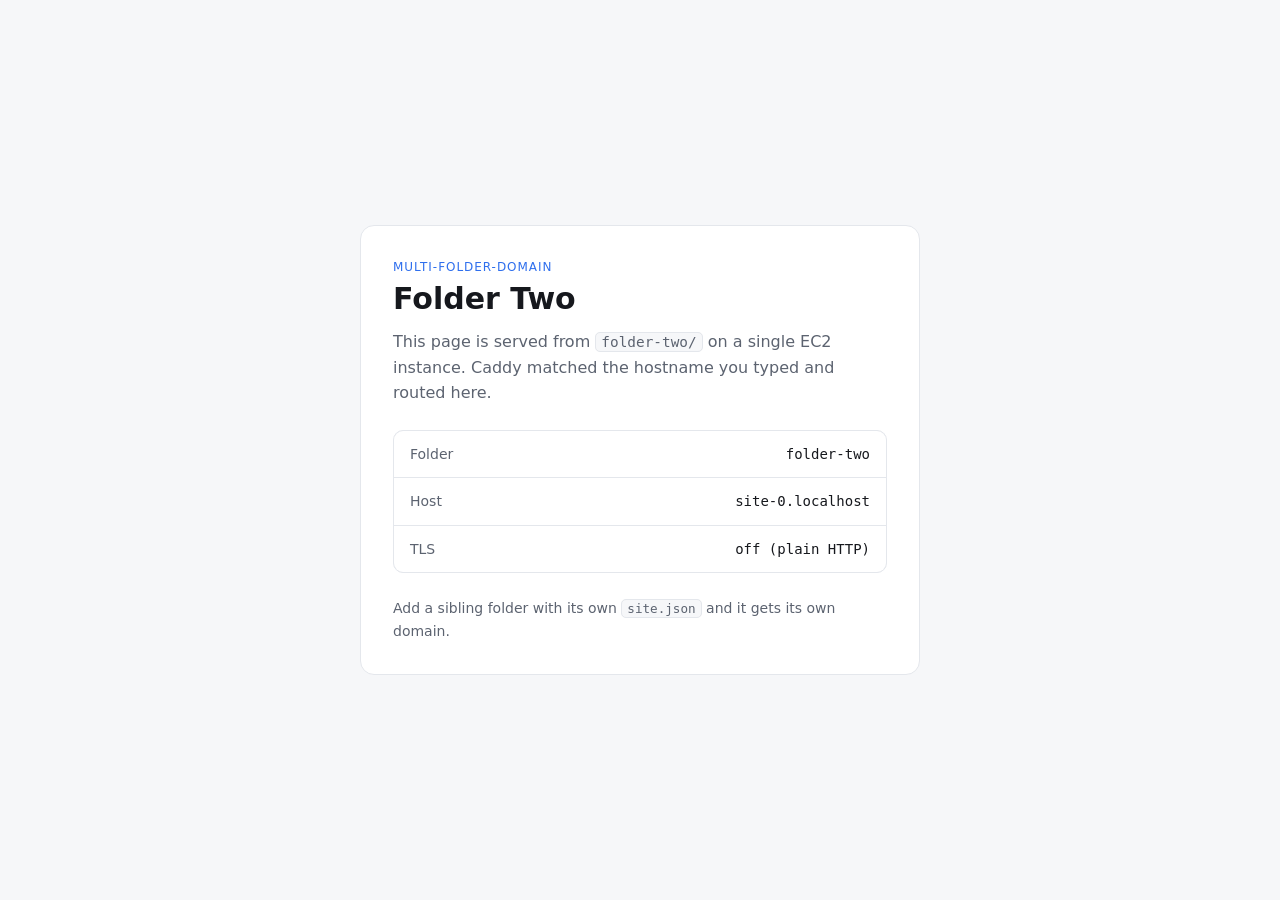
<file: folder-two/index.html>
<!doctype html>
<html lang="en">
<head>
  <meta charset="utf-8">
  <meta name="viewport" content="width=device-width, initial-scale=1">
  <title>Folder Two</title>
  <link rel="stylesheet" href="index.css">
</head>
<body>
  <main class="card">
    <p class="eyebrow">multi-folder-domain</p>
    <h1>Folder Two</h1>
    <p class="lede">
      This page is served from <code>folder-two/</code> on a single EC2
      instance. Caddy matched the hostname you typed and routed here.
    </p>

    <dl class="facts">
      <div><dt>Folder</dt><dd>folder-two</dd></div>
      <div><dt>Host</dt><dd id="host">—</dd></div>
      <div><dt>TLS</dt><dd id="tls">—</dd></div>
    </dl>

    <p class="foot">Add a sibling folder with its own <code>site.json</code> and it gets its own domain.</p>
  </main>
  <script src="script.js"></script>
</body>
</html>
</file>
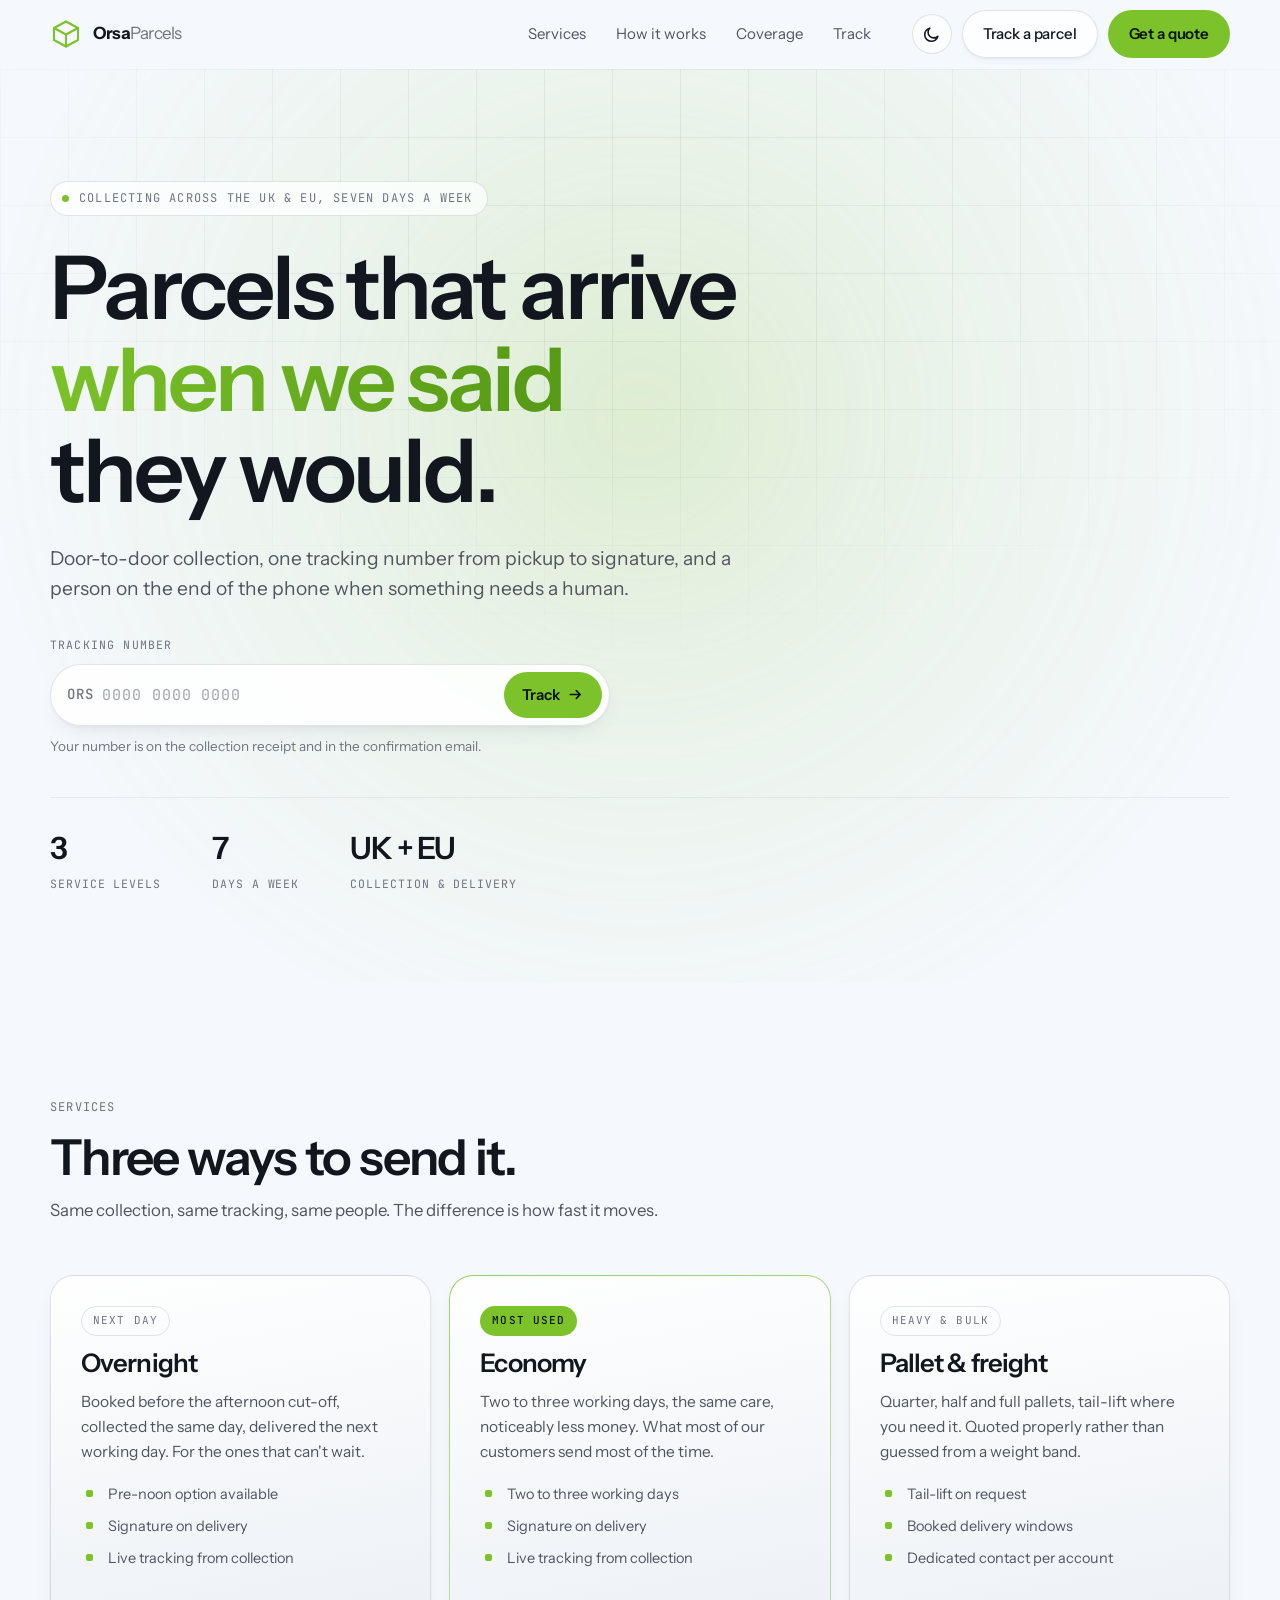
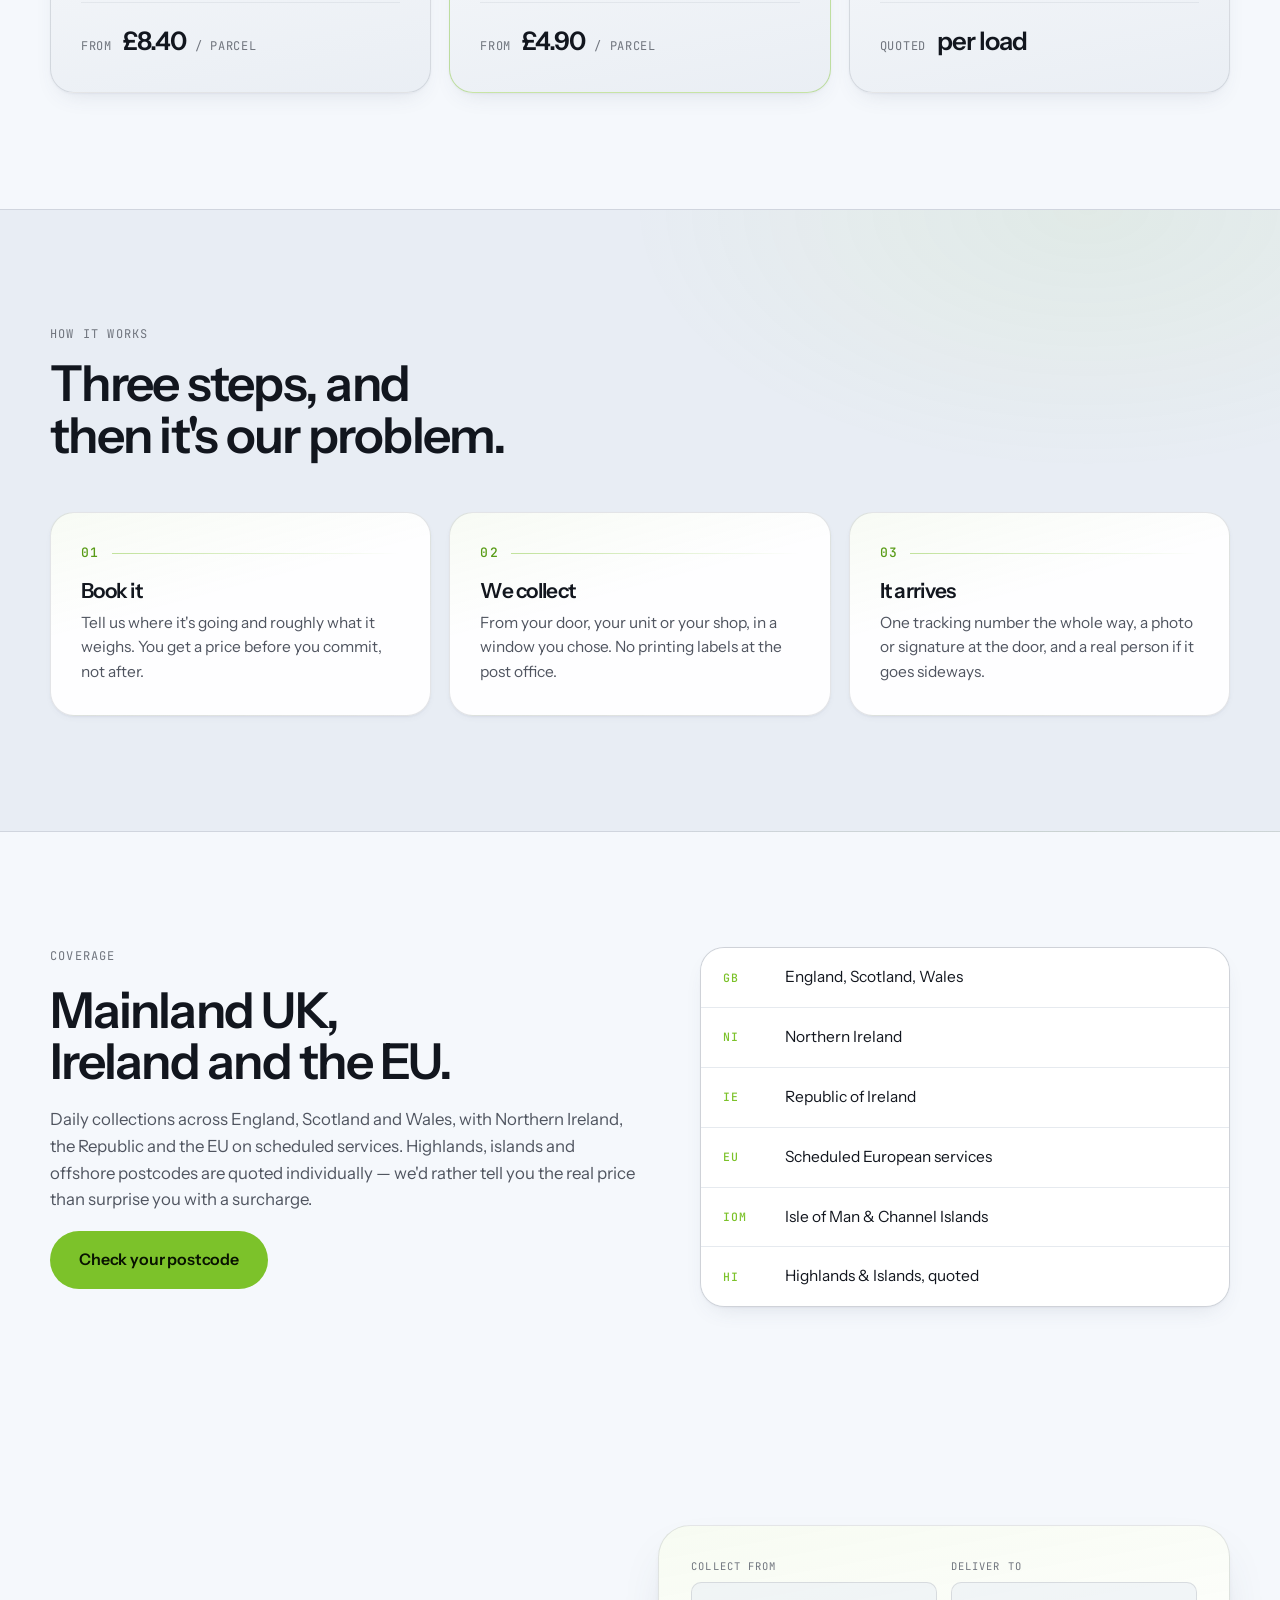
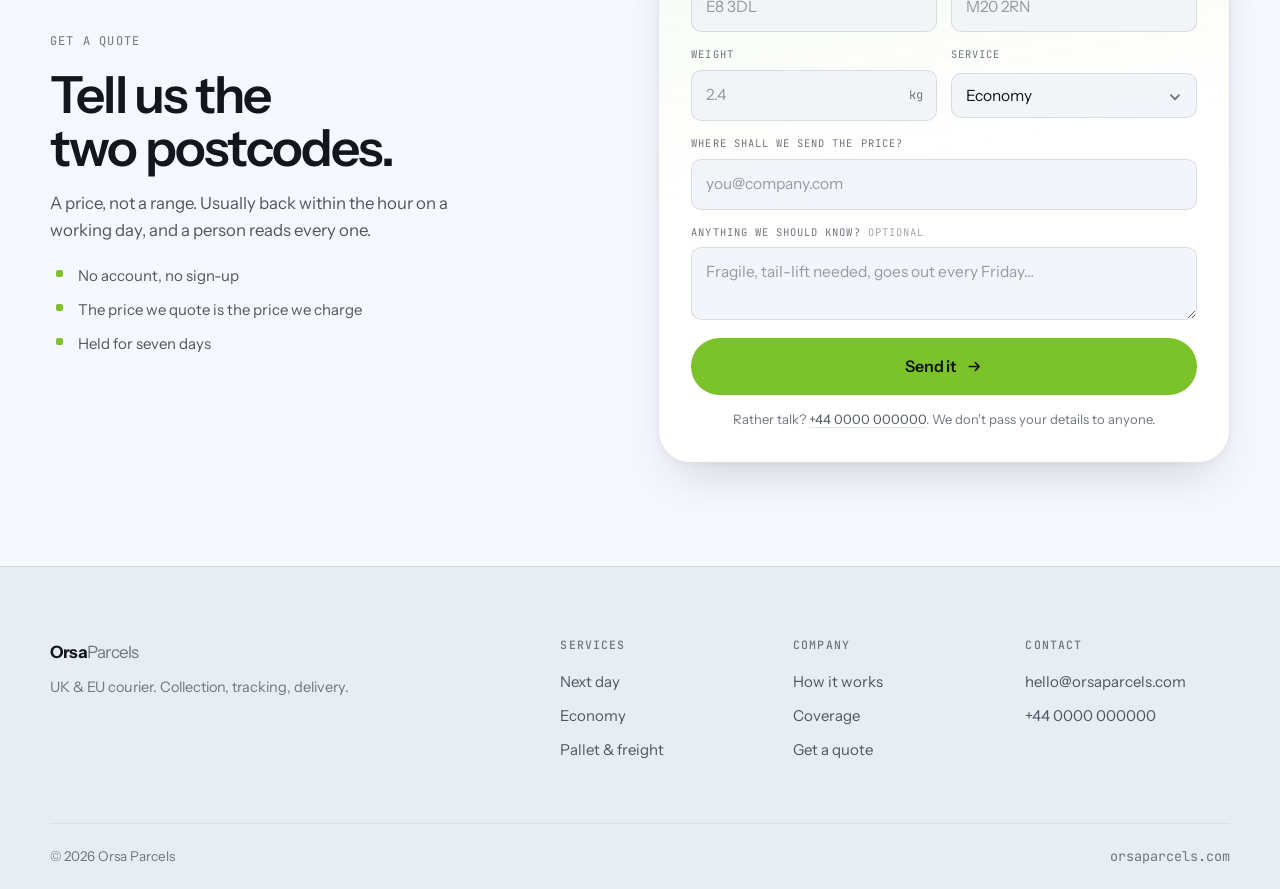
<file: orsa-parcels/index.html>
<!doctype html>
<html lang="en">
  <head>
    <meta charset="utf-8" />
    <meta name="viewport" content="width=device-width, initial-scale=1" />
    <title>Orsa Parcels — UK &amp; EU courier</title>
    <meta
      name="description"
      content="Collection from your door, tracked the whole way, delivered when we said it would be. Next day, economy and pallet freight across the UK and EU."
    />
    <meta name="theme-color" content="#0b0d10" id="themecolor" />

    <link rel="preconnect" href="https://fonts.googleapis.com" />
    <link rel="preconnect" href="https://fonts.gstatic.com" crossorigin />
    <link
      href="https://fonts.googleapis.com/css2?family=Instrument+Sans:ital,wght@0,400..700;1,400..700&family=JetBrains+Mono:wght@400;500&display=swap"
      rel="stylesheet"
    />
    <link rel="stylesheet" href="index.css" />

    <!-- Runs before the first paint so a chosen theme never flashes the other one. -->
    <script>
      try {
        var t = localStorage.getItem("orsa-theme");
        if (t === "light" || t === "dark")
          document.documentElement.dataset.theme = t;
      } catch (e) {}
    </script>
  </head>

  <body>
    <a class="skip" href="#main">Skip to content</a>

    <header class="nav" id="top">
      <div class="shell nav__inner">
        <a class="brand" href="#top" aria-label="Orsa Parcels, home">
          <span class="brand__mark" aria-hidden="true">
            <svg
              viewBox="0 0 32 32"
              fill="none"
              stroke="currentColor"
              stroke-width="2.1"
              stroke-linejoin="round"
              stroke-linecap="round"
            >
              <path d="M16 3.5 28 10v12L16 28.5 4 22V10z" />
              <path d="M4 10l12 6.5L28 10M16 16.5V28.5" />
            </svg>
          </span>
          <span class="brand__word"
            >Orsa<span class="brand__thin">Parcels</span></span
          >
        </a>

        <nav class="nav__links" aria-label="Primary">
          <a href="#services">Services</a>
          <a href="#how">How it works</a>
          <a href="#coverage">Coverage</a>
          <a href="#track">Track</a>
        </nav>

        <div class="nav__actions">
          <button
            class="theme"
            id="theme"
            type="button"
            aria-label="Switch to light mode"
          >
            <span class="theme__icons" aria-hidden="true">
              <svg
                class="theme__sun"
                viewBox="0 0 24 24"
                fill="none"
                stroke="currentColor"
                stroke-width="2"
                stroke-linecap="round"
              >
                <circle cx="12" cy="12" r="4.4" />
                <path
                  d="M12 2.6v2.2M12 19.2v2.2M21.4 12h-2.2M4.8 12H2.6M18.6 5.4l-1.6 1.6M7 17l-1.6 1.6M18.6 18.6 17 17M7 7 5.4 5.4"
                />
              </svg>
              <svg
                class="theme__moon"
                viewBox="0 0 24 24"
                fill="none"
                stroke="currentColor"
                stroke-width="2"
                stroke-linejoin="round"
                stroke-linecap="round"
              >
                <path
                  d="M20 14.2A8.4 8.4 0 1 1 9.8 4a6.8 6.8 0 0 0 10.2 10.2z"
                />
              </svg>
            </span>
          </button>

          <a class="btn btn--ghost" href="#track">Track a parcel</a>
          <a class="btn btn--solid" href="#quote">Get a quote</a>
        </div>
      </div>
    </header>

    <main id="main">
      <!-- ─────────────────────────  HERO  ───────────────────────── -->
      <section class="hero">
        <div class="hero__glow" aria-hidden="true"></div>
        <div class="hero__grid" aria-hidden="true"></div>

        <div class="shell hero__inner">
          <p class="eyebrow">
            <span class="dot"></span> Collecting across the UK &amp; EU, seven
            days a week
          </p>

          <h1 class="hero__title">
            Parcels that arrive
            <span class="hero__accent">when we said</span>
            they would.
          </h1>

          <p class="hero__lede">
            Door-to-door collection, one tracking number from pickup to
            signature, and a person on the end of the phone when something needs
            a human.
          </p>

          <!-- Submits to the tracking screen in this same site: /tracking/ -->
          <form
            class="track"
            id="track"
            action="/tracking/"
            method="get"
            novalidate
          >
            <label class="track__label" for="trackno">Tracking number</label>
            <div class="track__field">
              <span class="track__prefix" aria-hidden="true">ORS</span>
              <input
                class="track__input"
                id="trackno"
                name="n"
                type="text"
                inputmode="numeric"
                autocomplete="off"
                spellcheck="false"
                placeholder="0000 0000 0000"
                aria-describedby="trackhint"
              />
              <button class="track__go" type="submit">
                Track
                <svg
                  viewBox="0 0 20 20"
                  fill="none"
                  stroke="currentColor"
                  stroke-width="2"
                  stroke-linecap="round"
                  stroke-linejoin="round"
                  aria-hidden="true"
                >
                  <path d="M4 10h11M11 5.5 15.5 10 11 14.5" />
                </svg>
              </button>
            </div>
            <p class="track__hint" id="trackhint">
              Your number is on the collection receipt and in the confirmation
              email.
            </p>
          </form>

          <ul class="hero__facts">
            <li><strong>3</strong><span>service levels</span></li>
            <li><strong>7</strong><span>days a week</span></li>
            <li>
              <strong>UK&nbsp;+&nbsp;EU</strong
              ><span>collection &amp; delivery</span>
            </li>
          </ul>
        </div>
      </section>

      <!-- ─────────────────────────  SERVICES  ───────────────────────── -->
      <section class="section" id="services">
        <div class="shell">
          <header class="section__head">
            <p class="kicker">Services</p>
            <h2 class="section__title">Three ways to send it.</h2>
            <p class="section__lede">
              Same collection, same tracking, same people. The difference is how
              fast it moves.
            </p>
          </header>

          <div class="cards">
            <article class="card">
              <p class="card__tag">Next day</p>
              <h3 class="card__title">Overnight</h3>
              <p class="card__body">
                Booked before the afternoon cut-off, collected the same day,
                delivered the next working day. For the ones that can't wait.
              </p>
              <ul class="card__list">
                <li>Pre-noon option available</li>
                <li>Signature on delivery</li>
                <li>Live tracking from collection</li>
              </ul>
              <p class="card__price">
                <span>from</span> £8.40 <small>/ parcel</small>
              </p>
            </article>

            <article class="card card--feature">
              <p class="card__tag">Most used</p>
              <h3 class="card__title">Economy</h3>
              <p class="card__body">
                Two to three working days, the same care, noticeably less money.
                What most of our customers send most of the time.
              </p>
              <ul class="card__list">
                <li>Two to three working days</li>
                <li>Signature on delivery</li>
                <li>Live tracking from collection</li>
              </ul>
              <p class="card__price">
                <span>from</span> £4.90 <small>/ parcel</small>
              </p>
            </article>

            <article class="card">
              <p class="card__tag">Heavy &amp; bulk</p>
              <h3 class="card__title">Pallet &amp; freight</h3>
              <p class="card__body">
                Quarter, half and full pallets, tail-lift where you need it.
                Quoted properly rather than guessed from a weight band.
              </p>
              <ul class="card__list">
                <li>Tail-lift on request</li>
                <li>Booked delivery windows</li>
                <li>Dedicated contact per account</li>
              </ul>
              <p class="card__price"><span>quoted</span> per load</p>
            </article>
          </div>
          <!-- Replace the prices above with your real rate card. -->
        </div>
      </section>

      <!-- ─────────────────────────  HOW IT WORKS  ───────────────────────── -->
      <section class="section section--alt" id="how">
        <div class="shell">
          <header class="section__head">
            <p class="kicker">How it works</p>
            <h2 class="section__title">
              Three steps, and then it's our problem.
            </h2>
          </header>

          <ol class="steps">
            <li class="step">
              <p class="step__no">01</p>
              <h3 class="step__title">Book it</h3>
              <p class="step__body">
                Tell us where it's going and roughly what it weighs. You get a
                price before you commit, not after.
              </p>
            </li>
            <li class="step">
              <p class="step__no">02</p>
              <h3 class="step__title">We collect</h3>
              <p class="step__body">
                From your door, your unit or your shop, in a window you chose.
                No printing labels at the post office.
              </p>
            </li>
            <li class="step">
              <p class="step__no">03</p>
              <h3 class="step__title">It arrives</h3>
              <p class="step__body">
                One tracking number the whole way, a photo or signature at the
                door, and a real person if it goes sideways.
              </p>
            </li>
          </ol>
        </div>
      </section>

      <!-- ─────────────────────────  COVERAGE  ───────────────────────── -->
      <section class="section" id="coverage">
        <div class="shell coverage">
          <div class="coverage__copy">
            <p class="kicker">Coverage</p>
            <h2 class="section__title">Mainland UK, Ireland and the EU.</h2>
            <p class="section__lede">
              Daily collections across England, Scotland and Wales, with
              Northern Ireland, the Republic and the EU on scheduled services.
              Highlands, islands and offshore postcodes are quoted individually
              — we'd rather tell you the real price than surprise you with a
              surcharge.
            </p>
            <a class="btn btn--solid btn--lg" href="#quote"
              >Check your postcode</a
            >
          </div>

          <ul class="coverage__list">
            <li><span>GB</span> England, Scotland, Wales</li>
            <li><span>NI</span> Northern Ireland</li>
            <li><span>IE</span> Republic of Ireland</li>
            <li><span>EU</span> Scheduled European services</li>
            <li><span>IOM</span> Isle of Man &amp; Channel Islands</li>
            <li><span>HI</span> Highlands &amp; Islands, quoted</li>
          </ul>
        </div>
      </section>

      <!-- ─────────────────────────  QUOTE FORM  ───────────────────────── -->
      <section class="cta" id="quote">
        <div class="cta__glow" aria-hidden="true"></div>
        <div class="shell cta__inner">
          <div class="cta__copy">
            <p class="kicker">Get a quote</p>
            <h2 class="cta__title">Tell us the two postcodes.</h2>
            <p class="cta__lede">
              A price, not a range. Usually back within the hour on a working
              day, and a person reads every one.
            </p>
            <ul class="cta__points">
              <li>No account, no sign-up</li>
              <li>The price we quote is the price we charge</li>
              <li>Held for seven days</li>
            </ul>
          </div>

          <!-- ────────────────────────────────────────────────────────────
           THE ONE THING TO CHANGE: action="" below.

           The form posts normally, so it works with JavaScript off.
           It needs somewhere to post to. Three honest options:

             1. A form service — Formspree, Basin, Formcarry. Paste the
                endpoint they give you into action=". Nothing else to do.
             2. Your own endpoint, if you add a small API later.
             3. Nothing yet — leave action="" and it posts back to this
                page, which does nothing useful. Don't ship it like that.

           Until you've set it, the form looks finished but goes nowhere.
           ──────────────────────────────────────────────────────────── -->
          <form class="quote" action="" method="post">
            <div class="quote__pair">
              <label class="field">
                <span class="field__label">Collect from</span>
                <input
                  class="field__in"
                  name="from"
                  type="text"
                  required
                  placeholder="E8 3DL"
                  autocomplete="postal-code"
                  spellcheck="false"
                />
              </label>
              <label class="field">
                <span class="field__label">Deliver to</span>
                <input
                  class="field__in"
                  name="to"
                  type="text"
                  required
                  placeholder="M20 2RN"
                  spellcheck="false"
                />
              </label>
            </div>

            <div class="quote__pair">
              <label class="field">
                <span class="field__label">Weight</span>
                <span class="field__unit">
                  <input
                    class="field__in"
                    name="weight"
                    type="number"
                    min="0"
                    step="0.1"
                    required
                    placeholder="2.4"
                    inputmode="decimal"
                  />
                  <span class="field__suffix" aria-hidden="true">kg</span>
                </span>
              </label>
              <label class="field">
                <span class="field__label">Service</span>
                <span class="field__select">
                  <select class="field__in" name="service">
                    <option>Overnight</option>
                    <option selected>Economy</option>
                    <option>Pallet &amp; freight</option>
                    <option>Not sure — tell me</option>
                  </select>
                  <svg
                    viewBox="0 0 20 20"
                    fill="none"
                    stroke="currentColor"
                    stroke-width="2"
                    stroke-linecap="round"
                    stroke-linejoin="round"
                    aria-hidden="true"
                  >
                    <path d="M5.5 8 10 12.5 14.5 8" />
                  </svg>
                </span>
              </label>
            </div>

            <label class="field">
              <span class="field__label">Where shall we send the price?</span>
              <input
                class="field__in"
                name="email"
                type="email"
                required
                placeholder="you@company.com"
                autocomplete="email"
              />
            </label>

            <label class="field">
              <span class="field__label"
                >Anything we should know? <em>optional</em></span
              >
              <textarea
                class="field__in"
                name="notes"
                rows="2"
                placeholder="Fragile, tail-lift needed, goes out every Friday…"
              ></textarea>
            </label>

            <!-- Spam bots fill in every field they find. People never see this
             one, so anything in it means the submission isn't a person. -->
            <p class="quote__trap" aria-hidden="true">
              <label
                >Leave this empty<input
                  name="company_url"
                  tabindex="-1"
                  autocomplete="off"
              /></label>
            </p>

            <button class="btn btn--solid btn--lg quote__go" type="submit">
              Send it
              <svg
                viewBox="0 0 20 20"
                fill="none"
                stroke="currentColor"
                stroke-width="2"
                stroke-linecap="round"
                stroke-linejoin="round"
                aria-hidden="true"
              >
                <path d="M4 10h11M11 5.5 15.5 10 11 14.5" />
              </svg>
            </button>

            <p class="quote__small">
              Rather talk? <a href="tel:+440000000000">+44 0000 000000</a>. We
              don't pass your details to anyone.
            </p>
          </form>
        </div>
      </section>
    </main>

    <footer class="foot">
      <div class="shell foot__inner">
        <div class="foot__brand">
          <span class="brand__word"
            >Orsa<span class="brand__thin">Parcels</span></span
          >
          <p>UK &amp; EU courier. Collection, tracking, delivery.</p>
        </div>

        <nav class="foot__cols" aria-label="Footer">
          <div>
            <h3>Services</h3>
            <a href="#services">Next day</a>
            <a href="#services">Economy</a>
            <a href="#services">Pallet &amp; freight</a>
          </div>
          <div>
            <h3>Company</h3>
            <a href="#how">How it works</a>
            <a href="#coverage">Coverage</a>
            <a href="#quote">Get a quote</a>
          </div>
          <div>
            <h3>Contact</h3>
            <a href="mailto:hello@orsaparcels.com">hello@orsaparcels.com</a>
            <a href="tel:+440000000000">+44 0000 000000</a>
          </div>
        </nav>
      </div>

      <div class="shell foot__base">
        <p>&copy; 2026 Orsa Parcels</p>
        <p class="foot__mono">orsaparcels.com</p>
      </div>
    </footer>

    <!-- ─────────────────────────────────────────────────────────────
     The only JavaScript on the page. Two jobs:
       1. the light / dark switch, remembered between visits
       2. putting the cursor in the tracking box when someone
          clicks "Track a parcel"
     Everything else still works with this file deleted.
     ───────────────────────────────────────────────────────────── -->
    <script>
      (function () {
        "use strict";

        var root = document.documentElement;
        var btn = document.getElementById("theme");
        var meta = document.getElementById("themecolor");
        var calm = matchMedia("(prefers-reduced-motion: reduce)");
        var SHADE = { dark: "#0b0d10", light: "#f7f8fa" };

        function current() {
          if (root.dataset.theme) return root.dataset.theme;
          return matchMedia("(prefers-color-scheme: light)").matches
            ? "light"
            : "dark";
        }

        function apply(mode) {
          root.dataset.theme = mode;
          if (meta) meta.setAttribute("content", SHADE[mode]);
          btn.setAttribute(
            "aria-label",
            mode === "dark" ? "Switch to light mode" : "Switch to dark mode",
          );
          try {
            localStorage.setItem("orsa-theme", mode);
          } catch (e) {}
        }

        apply(current());

        btn.addEventListener("click", function () {
          var next = current() === "dark" ? "light" : "dark";

          // No View Transitions, or the visitor asked for less motion: just swap.
          if (!document.startViewTransition || calm.matches) {
            apply(next);
            return;
          }

          // Otherwise the new theme wipes in as a circle growing out of the button.
          var box = btn.getBoundingClientRect();
          var x = box.left + box.width / 2;
          var y = box.top + box.height / 2;
          var reach = Math.hypot(
            Math.max(x, innerWidth - x),
            Math.max(y, innerHeight - y),
          );

          document
            .startViewTransition(function () {
              apply(next);
            })
            .ready.then(function () {
              root.animate(
                {
                  clipPath: [
                    "circle(0px at " + x + "px " + y + "px)",
                    "circle(" + reach + "px at " + x + "px " + y + "px)",
                  ],
                },
                {
                  duration: 560,
                  easing: "cubic-bezier(.2,.7,.25,1)",
                  pseudoElement: "::view-transition-new(root)",
                },
              );
            });
        });

        // "Track a parcel" should land in the box, not near it.
        var field = document.getElementById("trackno");
        Array.prototype.forEach.call(
          document.querySelectorAll('a[href="#track"]'),
          function (link) {
            link.addEventListener("click", function () {
              setTimeout(function () {
                field.focus({ preventScroll: true });
              }, 420);
            });
          },
        );
      })();
    </script>
  </body>
</html>
</file>
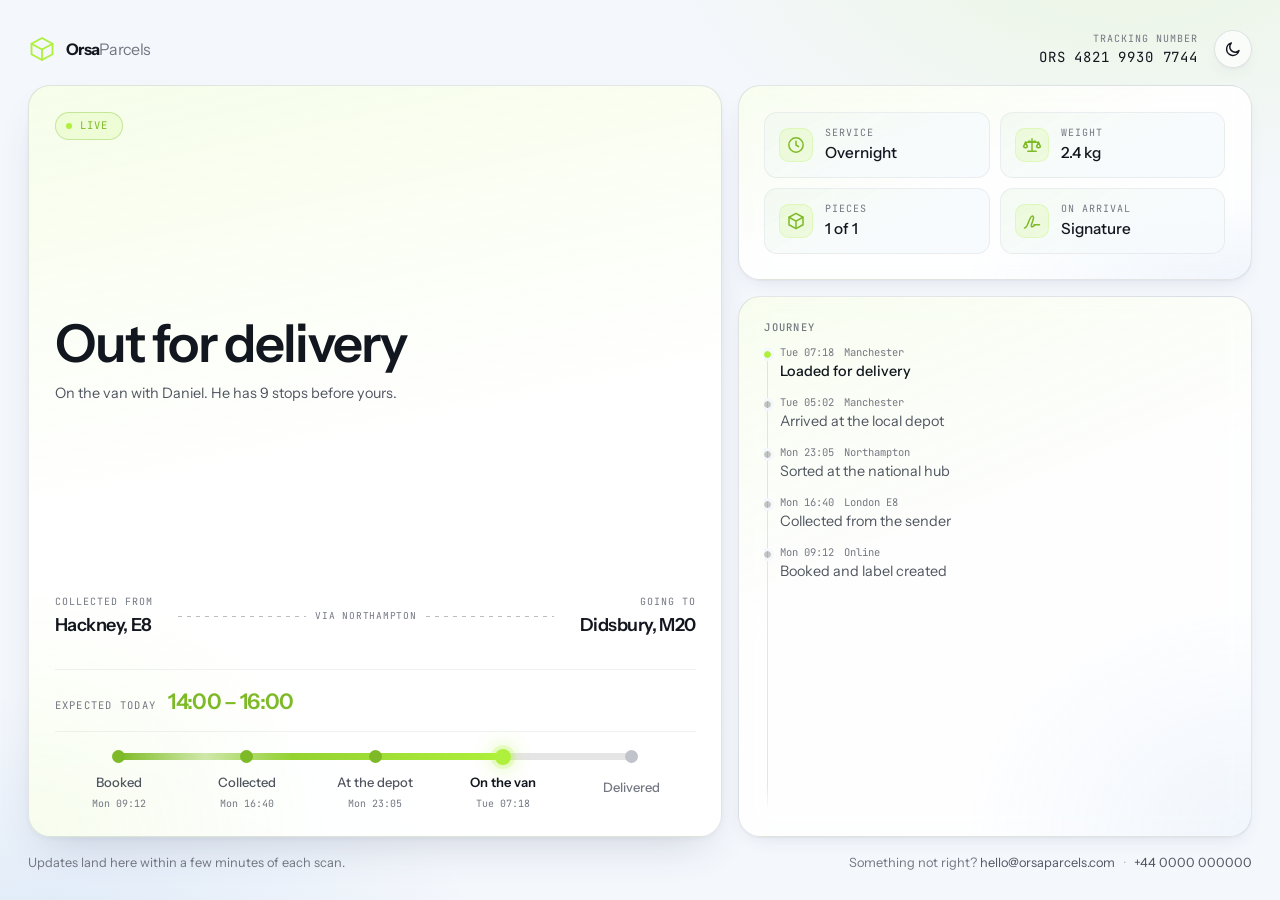
<file: orsa-parcels/tracking/index.html>
<!doctype html>
<html lang="en">
  <head>
    <meta charset="utf-8" />
    <meta
      name="viewport"
      content="width=device-width, initial-scale=1, viewport-fit=cover"
    />
    <title>Tracking — Orsa Parcels</title>
    <meta name="description" content="Where your parcel is right now." />
    <meta name="theme-color" content="#0b0d10" id="themecolor" />

    <link rel="preconnect" href="https://fonts.googleapis.com" />
    <link rel="preconnect" href="https://fonts.gstatic.com" crossorigin />
    <link
      href="https://fonts.googleapis.com/css2?family=Instrument+Sans:ital,wght@0,400..700;1,400..700&family=JetBrains+Mono:wght@400;500&display=swap"
      rel="stylesheet"
    />
    <link rel="stylesheet" href="index.css" />

    <script>
      try {
        var t = localStorage.getItem("orsa-theme");
        if (t === "light" || t === "dark")
          document.documentElement.dataset.theme = t;
      } catch (e) {}
    </script>
  </head>

  <body>
    <!-- Icon sprite. data.json names one with "icon": "clock" and it appears
     on that fact's tile. Add your own <symbol> here and it just works. -->
    <svg class="sprite" aria-hidden="true" focusable="false">
      <symbol
        id="i-clock"
        viewBox="0 0 24 24"
        fill="none"
        stroke="currentColor"
        stroke-width="1.8"
        stroke-linecap="round"
        stroke-linejoin="round"
      >
        <circle cx="12" cy="12" r="8.6" />
        <path d="M12 7.4V12l3.1 2" />
      </symbol>
      <symbol
        id="i-scales"
        viewBox="0 0 24 24"
        fill="none"
        stroke="currentColor"
        stroke-width="1.8"
        stroke-linecap="round"
        stroke-linejoin="round"
      >
        <path
          d="M12 4.4v15.2M7 19.6h10M4.2 8.6h15.6M12 8.6 8.2 7.2M12 8.6l3.8-1.4"
        />
        <path
          d="M4.2 8.6 1.9 14a2.6 2.6 0 0 0 4.6 0zM19.8 8.6 17.5 14a2.6 2.6 0 0 0 4.6 0z"
        />
      </symbol>
      <symbol
        id="i-boxes"
        viewBox="0 0 24 24"
        fill="none"
        stroke="currentColor"
        stroke-width="1.8"
        stroke-linejoin="round"
        stroke-linecap="round"
      >
        <path d="M12 2.9 20.4 7.5v9L12 21.1 3.6 16.5v-9z" />
        <path d="M3.6 7.5 12 12.1l8.4-4.6M12 12.1v9" />
      </symbol>
      <symbol
        id="i-pen"
        viewBox="0 0 24 24"
        fill="none"
        stroke="currentColor"
        stroke-width="1.8"
        stroke-linecap="round"
        stroke-linejoin="round"
      >
        <path
          d="M3 20.4c2.6 0 3.4-3 5-7.4s3-7 4.6-7 1.5 2.4.4 5.6S10 19 12.2 19c1.7 0 2.6-1.4 3.2-2.6"
        />
        <path d="M14.6 16.6H21" />
      </symbol>
      <symbol
        id="i-van"
        viewBox="0 0 24 24"
        fill="none"
        stroke="currentColor"
        stroke-width="1.8"
        stroke-linecap="round"
        stroke-linejoin="round"
      >
        <path d="M1.9 16.3V6.4h12.2v9.9M14.1 9.3h3.6l3.5 3.6v3.4" />
        <circle cx="6.6" cy="17.6" r="1.9" />
        <circle cx="17" cy="17.6" r="1.9" />
      </symbol>
      <symbol
        id="i-pin"
        viewBox="0 0 24 24"
        fill="none"
        stroke="currentColor"
        stroke-width="1.8"
        stroke-linecap="round"
        stroke-linejoin="round"
      >
        <path d="M12 21.3s7-5.6 7-11a7 7 0 1 0-14 0c0 5.4 7 11 7 11z" />
        <circle cx="12" cy="10.2" r="2.6" />
      </symbol>
      <symbol
        id="i-shield"
        viewBox="0 0 24 24"
        fill="none"
        stroke="currentColor"
        stroke-width="1.8"
        stroke-linecap="round"
        stroke-linejoin="round"
      >
        <path d="M12 2.8 20 6v6.2c0 4.6-3.3 7.8-8 9-4.7-1.2-8-4.4-8-9V6z" />
        <path d="m8.9 11.9 2.2 2.2 4-4.2" />
      </symbol>
      <symbol
        id="i-calendar"
        viewBox="0 0 24 24"
        fill="none"
        stroke="currentColor"
        stroke-width="1.8"
        stroke-linecap="round"
        stroke-linejoin="round"
      >
        <rect x="3.4" y="5.2" width="17.2" height="15.4" rx="2.4" />
        <path d="M3.4 10h17.2M8.4 3.4v3.6M15.6 3.4v3.6" />
      </symbol>
    </svg>

    <!-- Nothing below is written by hand. Every word, number and colour is
     read from data.json and poured into these slots. -->

    <header class="bar">
      <a class="brand" href="/" aria-label="Home">
        <span class="brand__mark" aria-hidden="true">
          <svg
            viewBox="0 0 32 32"
            fill="none"
            stroke="currentColor"
            stroke-width="2.1"
            stroke-linejoin="round"
            stroke-linecap="round"
          >
            <path d="M16 3.5 28 10v12L16 28.5 4 22V10z" />
            <path d="M4 10l12 6.5L28 10M16 16.5V28.5" />
          </svg>
        </span>
        <span class="brand__word"
          ><span data-slot="brandName">Orsa</span
          ><span class="brand__thin" data-slot="brandThin">Parcels</span></span
        >
      </a>

      <div class="bar__ref">
        <span class="bar__refLabel" data-slot="refLabel">Tracking number</span>
        <span class="bar__refNo" data-slot="reference">—</span>
      </div>

      <button
        class="theme"
        id="theme"
        type="button"
        aria-label="Switch to light mode"
      >
        <span class="theme__icons" aria-hidden="true">
          <svg
            class="theme__sun"
            viewBox="0 0 24 24"
            fill="none"
            stroke="currentColor"
            stroke-width="2"
            stroke-linecap="round"
          >
            <circle cx="12" cy="12" r="4.4" />
            <path
              d="M12 2.6v2.2M12 19.2v2.2M21.4 12h-2.2M4.8 12H2.6M18.6 5.4l-1.6 1.6M7 17l-1.6 1.6M18.6 18.6 17 17M7 7 5.4 5.4"
            />
          </svg>
          <svg
            class="theme__moon"
            viewBox="0 0 24 24"
            fill="none"
            stroke="currentColor"
            stroke-width="2"
            stroke-linejoin="round"
            stroke-linecap="round"
          >
            <path d="M20 14.2A8.4 8.4 0 1 1 9.8 4a6.8 6.8 0 0 0 10.2 10.2z" />
          </svg>
        </span>
      </button>
    </header>

    <main class="stage" id="stage" aria-busy="true">
      <!-- left: where it is -->
      <section class="panel panel--status">
        <p class="tag" id="livetag">
          <span class="dot" aria-hidden="true"></span>
          <span data-slot="badge">Live</span>
        </p>

        <div class="statusBlock">
          <h1 class="status" data-slot="status">Loading…</h1>
          <p class="statusNote" data-slot="statusNote"></p>

          <!-- Only appears when data.json carries an alert. -->
          <aside class="alert" id="alert" hidden>
            <span class="alert__mark" aria-hidden="true">
              <svg
                viewBox="0 0 24 24"
                fill="none"
                stroke="currentColor"
                stroke-width="2.2"
                stroke-linecap="round"
                stroke-linejoin="round"
              >
                <path d="M12 8v5M12 16.5v.01" />
                <circle cx="12" cy="12" r="9" />
              </svg>
            </span>
            <div class="alert__body">
              <p class="alert__title" data-slot="alertTitle"></p>
              <p class="alert__text" data-slot="alertBody"></p>
              <a class="alert__action" id="alertaction" hidden></a>
            </div>
          </aside>
        </div>

        <!-- From → To. Only appears when data.json has a route block. -->
        <div class="route" id="route" hidden>
          <div class="route__end">
            <span class="route__k" data-slot="fromLabel"></span>
            <strong class="route__v" data-slot="from"></strong>
          </div>
          <div class="route__mid" aria-hidden="true">
            <span class="route__line"></span>
            <span class="route__via" data-slot="via"></span>
            <span class="route__line"></span>
          </div>
          <div class="route__end route__end--to">
            <span class="route__k" data-slot="toLabel"></span>
            <strong class="route__v" data-slot="to"></strong>
          </div>
        </div>

        <div class="statusFoot">
          <div class="eta" id="eta">
            <span class="eta__label" data-slot="etaLabel"></span>
            <strong class="eta__time" data-slot="eta"></strong>
          </div>

          <div class="prog" id="prog" style="--n: 5; --p: 0">
            <div class="prog__rail" aria-hidden="true">
              <div class="prog__fill"><i class="prog__head"></i></div>
            </div>
            <ol class="prog__steps" id="steps"></ol>
            <div
              class="sr-only"
              id="progbar"
              role="progressbar"
              aria-valuemin="0"
              aria-valuemax="100"
              aria-valuenow="0"
              aria-label="Delivery progress"
            ></div>
          </div>
        </div>
      </section>

      <!-- right top: the facts -->
      <section class="panel panel--facts">
        <dl class="facts" id="facts"></dl>
      </section>

      <!-- right bottom: the journey -->
      <section class="panel panel--events">
        <h2 class="panel__title" data-slot="eventsTitle">Journey</h2>
        <ol class="events" id="events"></ol>
      </section>
    </main>

    <footer class="foot">
      <p class="foot__note" data-slot="footer"></p>
      <p class="foot__help">
        <span data-slot="helpLine"></span>
        <a id="helpmail" href="#"></a>
        <span class="foot__sep" aria-hidden="true">·</span>
        <a id="helptel" href="#"></a>
      </p>
    </footer>

    <!-- shown only if data.json can't be read -->
    <div class="oops" id="oops" hidden>
      <div class="oops__box">
        <h2>data.json didn't load</h2>
        <p id="oopswhy"></p>
        <p class="oops__hint">
          A browser won't read a local file over <code>file://</code>. Serve the
          folder — Live Server, or the container on the server — and it will
          work.
        </p>
      </div>
    </div>

    <script>
      (function () {
        "use strict";

        var root = document.documentElement;
        var calm = matchMedia("(prefers-reduced-motion: reduce)");

        /* ---------- theme switch ---------- */
        var btn = document.getElementById("theme");
        var meta = document.getElementById("themecolor");
        var SHADE = { dark: "#0b0d10", light: "#f4f6f9" };

        function current() {
          if (root.dataset.theme) return root.dataset.theme;
          return matchMedia("(prefers-color-scheme: light)").matches
            ? "light"
            : "dark";
        }
        function applyTheme(mode) {
          root.dataset.theme = mode;
          if (meta) meta.setAttribute("content", SHADE[mode]);
          btn.setAttribute(
            "aria-label",
            mode === "dark" ? "Switch to light mode" : "Switch to dark mode",
          );
          try {
            localStorage.setItem("orsa-theme", mode);
          } catch (e) {}
        }
        applyTheme(current());

        btn.addEventListener("click", function () {
          var next = current() === "dark" ? "light" : "dark";
          if (!document.startViewTransition || calm.matches) {
            applyTheme(next);
            return;
          }
          var box = btn.getBoundingClientRect();
          var x = box.left + box.width / 2,
            y = box.top + box.height / 2;
          var reach = Math.hypot(
            Math.max(x, innerWidth - x),
            Math.max(y, innerHeight - y),
          );
          document
            .startViewTransition(function () {
              applyTheme(next);
            })
            .ready.then(function () {
              root.animate(
                {
                  clipPath: [
                    "circle(0px at " + x + "px " + y + "px)",
                    "circle(" + reach + "px at " + x + "px " + y + "px)",
                  ],
                },
                {
                  duration: 560,
                  easing: "cubic-bezier(.2,.7,.25,1)",
                  pseudoElement: "::view-transition-new(root)",
                },
              );
            });
        });

        /* ---------- helpers ---------- */
        function slot(name, text) {
          var nodes = document.querySelectorAll('[data-slot="' + name + '"]');
          for (var i = 0; i < nodes.length; i++) nodes[i].textContent = text;
        }
        function el(tag, cls, text) {
          var n = document.createElement(tag);
          if (cls) n.className = cls;
          if (text !== undefined) n.textContent = text;
          return n;
        }

        // Anything data.json doesn't define falls back to something sensible,
        // so a typo in a state name can never leave the page blank.
        var FALLBACK_STATE = { tone: "good", badge: "Tracking", live: true };

        /* ---------- the whole page, from the file ---------- */
        function render(d) {
          var brand = d.brand || {};
          var parcel = d.parcel || {};
          var steps = d.steps || [];
          var help = d.help || {};
          var alert = d.alert || null;

          document.title =
            (parcel.reference || "Tracking") +
            " — " +
            (brand.name || "") +
            (brand.nameThin || "");

          if (brand.accent) root.style.setProperty("--acid", brand.accent);
          if (brand.accentDeep)
            root.style.setProperty("--acid-deep", brand.accentDeep);
          if (brand.accentInk)
            root.style.setProperty("--acid-ink", brand.accentInk);

          /* the state decides the colour of everything ------------------ */
          var def = (d.states || {})[parcel.state] || FALLBACK_STATE;
          root.dataset.tone = def.tone || "good";
          root.dataset.state = parcel.state || "";

          slot("brandName", brand.name || "");
          slot("brandThin", brand.nameThin || "");
          slot("refLabel", parcel.label || "Tracking number");
          slot("reference", parcel.reference || "—");
          slot("status", parcel.status || "");
          slot("statusNote", parcel.statusNote || "");
          slot("badge", def.badge || "");
          slot("etaLabel", parcel.etaLabel || "");
          slot("eta", parcel.eta || "");
          slot("eventsTitle", d.eventsTitle || "Journey");
          slot("footer", d.footer || "");
          slot("helpLine", help.line || "");

          var typed = new URLSearchParams(location.search).get("n");
          if (typed && typed.trim()) {
            typed = typed.trim();
            slot("reference", /^ORS/i.test(typed) ? typed : "ORS " + typed);
          }

          document
            .getElementById("livetag")
            .classList.toggle("tag--still", def.live === false);
          document.getElementById("eta").hidden = !(
            parcel.eta || parcel.etaLabel
          );

          var route = d.route || null;
          var routeBox = document.getElementById("route");
          if (route && (route.from || route.to)) {
            slot("fromLabel", route.fromLabel || "From");
            slot("from", route.from || "");
            slot("toLabel", route.toLabel || "To");
            slot("to", route.to || "");
            slot("via", route.via || "");
            routeBox.hidden = false;
          } else {
            routeBox.hidden = true;
          }

          var mail = document.getElementById("helpmail");
          var tel = document.getElementById("helptel");
          mail.textContent = help.email || "";
          mail.href = "mailto:" + (help.email || "");
          tel.textContent = help.phone || "";
          tel.href = "tel:" + String(help.phone || "").replace(/\s+/g, "");

          /* anything gone wrong ----------------------------------------- */
          var box = document.getElementById("alert");
          if (alert && alert.show !== false && (alert.title || alert.body)) {
            slot("alertTitle", alert.title || "");
            slot("alertBody", alert.body || "");
            var act = document.getElementById("alertaction");
            if (alert.action && alert.action.label) {
              act.textContent = alert.action.label;
              act.href = alert.action.href || "#";
              act.hidden = false;
            } else {
              act.hidden = true;
            }
            box.hidden = false;
          } else {
            box.hidden = true;
          }

          /* progress ----------------------------------------------------- */
          // A step marked "now" wins; otherwise fall back to currentStep.
          var marked = steps.findIndex(function (s) {
            return s.state === "now" || s.state === "problem";
          });
          var at =
            marked >= 0
              ? marked
              : Math.max(
                  0,
                  Math.min(Number(parcel.currentStep) || 0, steps.length - 1),
                );
          var p = steps.length > 1 ? at / (steps.length - 1) : 0;
          if (def.complete) p = 1;

          var prog = document.getElementById("prog");
          prog.style.setProperty("--n", steps.length || 1);
          prog.dataset.rest = def.rest || "known"; // "unknown" dashes the rest of the rail

          var list = document.getElementById("steps");
          list.textContent = "";
          steps.forEach(function (s, i) {
            // Explicit state in the file wins. Otherwise work it out from position.
            var st =
              s.state || (i < at ? "done" : i === at ? "now" : "pending");
            var li = el("li", "pstep is-" + st);
            li.appendChild(el("span", "pstep__pip"));
            // Two labels. CSS shows the long one normally and the short one on a
            // phone, where five full labels would run into each other. A step
            // with no "short" in data.json just reuses its label.
            var lab = el("span", "pstep__label");
            lab.appendChild(el("b", "pstep__long", s.label || ""));
            lab.appendChild(el("b", "pstep__short", s.short || s.label || ""));
            li.appendChild(lab);
            li.appendChild(el("span", "pstep__at", s.at || ""));
            list.appendChild(li);
          });

          var bar = document.getElementById("progbar");
          bar.setAttribute("aria-valuenow", Math.round(p * 100));
          bar.setAttribute(
            "aria-valuetext",
            (steps[at] && steps[at].label) || "",
          );
          // next frame, so the fill grows from nothing instead of starting there
          requestAnimationFrame(function () {
            prog.style.setProperty("--p", p);
          });

          /* facts ------------------------------------------------------- */
          var facts = document.getElementById("facts");
          facts.textContent = "";
          (d.details || []).forEach(function (row) {
            var pair = el(
              "div",
              "facts__row" + (row.tone ? " is-" + row.tone : ""),
            );
            if (row.icon) {
              var ic = document.createElementNS(
                "http://www.w3.org/2000/svg",
                "svg",
              );
              ic.setAttribute("class", "facts__icon");
              ic.setAttribute("aria-hidden", "true");
              var use = document.createElementNS(
                "http://www.w3.org/2000/svg",
                "use",
              );
              use.setAttribute("href", "#i-" + row.icon);
              ic.appendChild(use);
              pair.appendChild(ic);
              pair.classList.add("has-icon");
            }
            var txt = el("div", "facts__text");
            txt.appendChild(el("dt", "facts__k", row.label || ""));
            txt.appendChild(el("dd", "facts__v", row.value || ""));
            pair.appendChild(txt);
            facts.appendChild(pair);
          });

          /* journey ----------------------------------------------------- */
          var events = document.getElementById("events");
          events.textContent = "";
          (d.events || []).forEach(function (e, i) {
            var li = el(
              "li",
              "event" +
                (i === 0 ? " is-latest" : "") +
                (e.tone ? " is-" + e.tone : ""),
            );
            var head = el("p", "event__head");
            head.appendChild(el("span", "event__time", e.time || ""));
            head.appendChild(el("span", "event__place", e.place || ""));
            li.appendChild(head);
            li.appendChild(el("p", "event__text", e.text || ""));
            events.appendChild(li);
          });

          document.getElementById("stage").setAttribute("aria-busy", "false");
          root.dataset.ready = "yes";
        }

        fetch("data.json", { cache: "no-store" })
          .then(function (r) {
            if (!r.ok)
              throw new Error(
                "The server answered " + r.status + " " + r.statusText,
              );
            return r.json();
          })
          .then(render)
          .catch(function (err) {
            document.getElementById("oopswhy").textContent = err.message;
            document.getElementById("oops").hidden = false;
          });
      })();
    </script>
  </body>
</html>
</file>
<file: folder-two/index.css>
:root {
  --bg: #f6f7f9;
  --card: #ffffff;
  --ink: #16181d;
  --muted: #5c6370;
  --line: #e4e7ec;
  --accent: #2f6fed;
  --radius: 14px;
}

@media (prefers-color-scheme: dark) {
  :root {
    --bg: #101216;
    --card: #181b21;
    --ink: #e9ecf1;
    --muted: #9aa3b2;
    --line: #272b33;
    --accent: #6f9bff;
  }
}

* { box-sizing: border-box; }

body {
  margin: 0;
  min-height: 100vh;
  display: grid;
  place-items: center;
  padding: 24px;
  background: var(--bg);
  color: var(--ink);
  font: 16px/1.6 ui-sans-serif, system-ui, -apple-system, "Segoe UI", Roboto, sans-serif;
}

.card {
  width: 100%;
  max-width: 560px;
  background: var(--card);
  border: 1px solid var(--line);
  border-radius: var(--radius);
  padding: 32px;
}

.eyebrow {
  margin: 0 0 4px;
  font-size: 12px;
  letter-spacing: .08em;
  text-transform: uppercase;
  color: var(--accent);
}

h1 { margin: 0 0 12px; font-size: 30px; line-height: 1.2; }

.lede { margin: 0 0 24px; color: var(--muted); }

code {
  font-family: ui-monospace, SFMono-Regular, Menlo, monospace;
  font-size: .9em;
  background: var(--bg);
  border: 1px solid var(--line);
  border-radius: 5px;
  padding: 1px 5px;
}

.facts { margin: 0 0 24px; display: grid; gap: 1px; background: var(--line);
         border: 1px solid var(--line); border-radius: 10px; overflow: hidden; }
.facts > div { display: flex; justify-content: space-between; gap: 16px;
               background: var(--card); padding: 12px 16px; }
.facts dt { margin: 0; color: var(--muted); font-size: 14px; }
.facts dd { margin: 0; font-family: ui-monospace, SFMono-Regular, Menlo, monospace;
            font-size: 14px; text-align: right; word-break: break-all; }

.foot { margin: 0; font-size: 14px; color: var(--muted); }

@media (max-width: 480px) {
  .card { padding: 24px 20px; }
  h1 { font-size: 24px; }
}
</file>
<file: orsa-parcels/index.css>
/* ============================================================
   ORSA PARCELS
   Dark first, light on request, remembered between visits.
   ============================================================ */

@layer reset, tokens, base, components, layout, motion;

/* ---------- reset ---------- */
@layer reset {
  *,
  *::before,
  *::after {
    box-sizing: border-box;
  }
  * {
    margin: 0;
  }
  html {
    -webkit-text-size-adjust: 100%;
  }
  img,
  svg {
    display: block;
    max-width: 100%;
  }
  button,
  input {
    font: inherit;
    color: inherit;
  }
  ul,
  ol {
    list-style: none;
    padding: 0;
  }
  a {
    color: inherit;
    text-decoration: none;
  }
}

/* ---------- tokens ---------- */
@layer tokens {
  /* Dark is the default. */
  :root {
    --ink: oklch(0.97 0.004 250);
    --ink-dim: oklch(0.74 0.012 255);
    --ink-faint: oklch(0.58 0.014 255);

    --bg: oklch(0.16 0.012 260);
    --bg-deep: oklch(0.13 0.013 262);
    --surface: oklch(0.21 0.015 262);
    --surface-2: oklch(0.25 0.017 262);

    --line: oklch(0.99 0 0 / 0.09);
    --line-soft: oklch(0.99 0 0 / 0.055);

    --acid: oklch(0.88 0.21 128);
    --acid-deep: oklch(0.72 0.18 130);
    --acid-ink: oklch(0.2 0.06 130);

    --r-sm: 10px;
    --r: 16px;
    --r-lg: 24px;
    --r-xl: 32px;

    --shell: 1180px;
    --pad: clamp(20px, 4vw, 44px);

    --sans:
      "Instrument Sans", ui-sans-serif, system-ui, -apple-system, "Segoe UI",
      sans-serif;
    --mono: "JetBrains Mono", ui-monospace, SFMono-Regular, Menlo, monospace;

    --ease: cubic-bezier(0.2, 0.7, 0.25, 1);

    /* Dark mode builds depth out of light, so the shadows are off here. */
    --shadow-sm: 0 0 0 0 transparent;
    --shadow: 0 0 0 0 transparent;
    --shadow-lg: 0 0 0 0 transparent;

    color-scheme: dark;
  }

  /* Light, chosen by the button. */
  :root[data-theme="light"] {
    --ink: oklch(0.2 0.018 265);
    --ink-dim: oklch(0.45 0.018 265);
    --ink-faint: oklch(0.56 0.016 265);

    /* A little blue in the greys. Pure white on pure white was the
       reason light mode looked like an unfinished wireframe. */
    --bg: oklch(0.978 0.006 255);
    --bg-deep: oklch(0.945 0.01 255);
    --surface: oklch(1 0 0);
    --surface-2: oklch(0.982 0.006 255);

    --line: oklch(0.35 0.03 265 / 0.13);
    --line-soft: oklch(0.35 0.03 265 / 0.07);

    --acid: oklch(0.74 0.19 132);
    --acid-deep: oklch(0.62 0.17 134);
    --acid-ink: oklch(0.17 0.05 130);

    /* and light mode builds depth out of shadow */
    --shadow-sm:
      0 1px 2px oklch(0.45 0.05 265 / 0.05),
      0 3px 8px -4px oklch(0.42 0.05 265 / 0.1);
    --shadow:
      0 1px 2px oklch(0.45 0.05 265 / 0.05),
      0 10px 24px -12px oklch(0.42 0.05 265 / 0.18);
    --shadow-lg:
      0 2px 4px oklch(0.45 0.05 265 / 0.05),
      0 24px 50px -20px oklch(0.42 0.05 265 / 0.26);

    color-scheme: light;
  }

  /* Light, because the device asks for it and nothing was chosen. */
  @media (prefers-color-scheme: light) {
    :root:not([data-theme="dark"]) {
      --ink: oklch(0.2 0.018 265);
      --ink-dim: oklch(0.45 0.018 265);
      --ink-faint: oklch(0.56 0.016 265);

      --bg: oklch(0.978 0.006 255);
      --bg-deep: oklch(0.945 0.01 255);
      --surface: oklch(1 0 0);
      --surface-2: oklch(0.982 0.006 255);

      --line: oklch(0.35 0.03 265 / 0.13);
      --line-soft: oklch(0.35 0.03 265 / 0.07);

      --acid: oklch(0.74 0.19 132);
      --acid-deep: oklch(0.62 0.17 134);
      --acid-ink: oklch(0.17 0.05 130);

      --shadow-sm:
        0 1px 2px oklch(0.45 0.05 265 / 0.05),
        0 3px 8px -4px oklch(0.42 0.05 265 / 0.1);
      --shadow:
        0 1px 2px oklch(0.45 0.05 265 / 0.05),
        0 10px 24px -12px oklch(0.42 0.05 265 / 0.18);
      --shadow-lg:
        0 2px 4px oklch(0.45 0.05 265 / 0.05),
        0 24px 50px -20px oklch(0.42 0.05 265 / 0.26);

      color-scheme: light;
    }
  }
}

/* ---------- base ---------- */
@layer base {
  body {
    background: var(--bg);
    color: var(--ink);
    font-family: var(--sans);
    font-size: clamp(15.5px, 0.4vw + 14.5px, 17px);
    line-height: 1.6;
    -webkit-font-smoothing: antialiased;
    overflow-x: hidden;
  }

  h1,
  h2,
  h3 {
    line-height: 1.04;
    letter-spacing: -0.035em;
    font-weight: 600;
    text-wrap: balance;
  }

  p {
    text-wrap: pretty;
  }

  ::selection {
    background: var(--acid);
    color: var(--acid-ink);
  }

  :focus-visible {
    outline: 2px solid var(--acid);
    outline-offset: 3px;
    border-radius: 4px;
  }

  .skip {
    position: fixed;
    inset-inline-start: 50%;
    top: 10px;
    translate: -50% -200%;
    background: var(--acid);
    color: var(--acid-ink);
    padding: 10px 18px;
    border-radius: 999px;
    font-weight: 600;
    z-index: 100;
    transition: translate 0.25s var(--ease);
  }
  .skip:focus {
    translate: -50% 0;
  }

  .shell {
    width: min(var(--shell), 100% - var(--pad) * 2);
    margin-inline: auto;
  }
}

/* ---------- components ---------- */
@layer components {
  .eyebrow,
  .kicker {
    font-family: var(--mono);
    font-size: 12px;
    letter-spacing: 0.1em;
    text-transform: uppercase;
    color: var(--ink-faint);
  }

  .eyebrow {
    display: inline-flex;
    align-items: center;
    gap: 10px;
    padding: 7px 14px 7px 11px;
    border: 1px solid var(--line);
    border-radius: 999px;
    background: color-mix(in oklab, var(--surface) 70%, transparent);
    backdrop-filter: blur(10px);
  }

  .dot {
    inline-size: 7px;
    block-size: 7px;
    border-radius: 50%;
    background: var(--acid);
    animation: pulse 2.4s var(--ease) infinite;
  }

  @keyframes pulse {
    0% {
      box-shadow: 0 0 0 0 color-mix(in oklab, var(--acid) 60%, transparent);
    }
    70% {
      box-shadow: 0 0 0 9px transparent;
    }
    100% {
      box-shadow: 0 0 0 0 transparent;
    }
  }

  /* --- buttons --- */
  .btn {
    --b-bg: transparent;
    --b-fg: var(--ink);
    display: inline-flex;
    align-items: center;
    justify-content: center;
    gap: 9px;
    padding: 11px 20px;
    border: 1px solid var(--line);
    border-radius: 999px;
    background: var(--b-bg);
    color: var(--b-fg);
    font-weight: 500;
    font-size: 15px;
    letter-spacing: -0.01em;
    white-space: nowrap;
    cursor: pointer;
    transition:
      background 0.22s var(--ease),
      border-color 0.22s var(--ease),
      translate 0.22s var(--ease),
      box-shadow 0.22s var(--ease);
  }
  .btn:hover {
    translate: 0 -2px;
    border-color: color-mix(in oklab, var(--ink) 35%, transparent);
  }
  .btn:active {
    translate: 0 0;
  }

  .btn--solid {
    --b-bg: var(--acid);
    --b-fg: var(--acid-ink);
    border-color: transparent;
    font-weight: 600;
  }
  .btn--solid:hover {
    --b-bg: color-mix(in oklab, var(--acid) 86%, white);
    box-shadow: 0 10px 30px -12px
      color-mix(in oklab, var(--acid) 70%, transparent);
  }

  .btn--ghost {
    background: color-mix(in oklab, var(--surface) 72%, transparent);
    box-shadow: var(--shadow-sm);
  }
  .btn--lg {
    padding: 15px 28px;
    font-size: 16px;
  }

  /* --- theme switch --- */
  .theme {
    position: relative;
    display: grid;
    place-items: center;
    inline-size: 40px;
    block-size: 40px;
    flex: none;
    border: 1px solid var(--line);
    border-radius: 999px;
    background: color-mix(in oklab, var(--surface) 55%, transparent);
    cursor: pointer;
    transition:
      border-color 0.22s var(--ease),
      background 0.22s var(--ease);
  }
  .theme:hover {
    border-color: color-mix(in oklab, var(--acid) 55%, transparent);
    background: var(--surface);
    color: var(--acid);
  }

  .theme__icons {
    display: grid;
    inline-size: 19px;
    block-size: 19px;
  }
  .theme__icons svg {
    grid-area: 1 / 1;
    inline-size: 100%;
    block-size: 100%;
    transition:
      opacity 0.3s var(--ease),
      rotate 0.45s var(--ease),
      scale 0.45s var(--ease);
  }

  /* Dark showing → offer the sun. Light showing → offer the moon. */
  .theme__moon {
    opacity: 0;
    rotate: -55deg;
    scale: 0.5;
  }
  .theme__sun {
    opacity: 1;
    rotate: 0deg;
    scale: 1;
  }

  :root[data-theme="light"] .theme__moon {
    opacity: 1;
    rotate: 0deg;
    scale: 1;
  }
  :root[data-theme="light"] .theme__sun {
    opacity: 0;
    rotate: 55deg;
    scale: 0.5;
  }

  @media (prefers-color-scheme: light) {
    :root:not([data-theme="dark"]) .theme__moon {
      opacity: 1;
      rotate: 0deg;
      scale: 1;
    }
    :root:not([data-theme="dark"]) .theme__sun {
      opacity: 0;
      rotate: 55deg;
      scale: 0.5;
    }
  }

  /* --- nav --- */
  .nav {
    position: sticky;
    top: 0;
    z-index: 50;
    border-bottom: 1px solid transparent;
    background: color-mix(in oklab, var(--bg) 72%, transparent);
    backdrop-filter: blur(18px) saturate(1.4);
    animation: nav-stick linear both;
    animation-timeline: scroll(root block);
    animation-range: 0 120px;
  }
  @keyframes nav-stick {
    to {
      border-bottom-color: var(--line);
      background: color-mix(in oklab, var(--bg-deep) 88%, transparent);
    }
  }

  .nav__inner {
    display: flex;
    align-items: center;
    gap: 28px;
    block-size: 68px;
  }

  .brand {
    display: inline-flex;
    align-items: center;
    gap: 11px;
    flex: none;
  }
  .brand__mark {
    display: grid;
    place-items: center;
    inline-size: 32px;
    block-size: 32px;
    color: var(--acid);
    transition: rotate 0.5s var(--ease);
  }
  .brand:hover .brand__mark {
    rotate: -8deg;
  }
  .brand__mark svg {
    inline-size: 100%;
    block-size: 100%;
  }
  .brand__word {
    font-size: 17px;
    font-weight: 700;
    letter-spacing: -0.045em;
  }
  .brand__thin {
    font-weight: 400;
    color: var(--ink-faint);
  }

  .nav__links {
    display: flex;
    gap: 4px;
    margin-inline-start: auto;
    font-size: 15px;
  }
  .nav__links a {
    position: relative;
    padding: 8px 13px;
    border-radius: 999px;
    color: var(--ink-dim);
    transition: color 0.2s var(--ease);
  }
  .nav__links a::after {
    content: "";
    position: absolute;
    inset-inline: 13px;
    inset-block-end: 3px;
    block-size: 1.5px;
    border-radius: 2px;
    background: var(--acid);
    scale: 0 1;
    transform-origin: left;
    transition: scale 0.3s var(--ease);
  }
  .nav__links a:hover {
    color: var(--ink);
  }
  .nav__links a:hover::after {
    scale: 1 1;
  }

  .nav__actions {
    display: flex;
    align-items: center;
    gap: 10px;
    flex: none;
  }

  @media (max-width: 980px) {
    .nav__links {
      display: none;
    }
    .nav__actions {
      margin-inline-start: auto;
    }
  }
  @media (max-width: 560px) {
    .nav__actions .btn--ghost {
      display: none;
    }
  }

  /* --- hero --- */
  /* overflow: clip, not hidden. "hidden" makes this a scroll container, and
     jumping to #track inside it scrolls the section rather than the page,
     which slides the headline up under the sticky bar. "clip" trims the
     decorations the same way without creating that container. */
  .hero {
    position: relative;
    isolation: isolate;
    overflow: clip;
  }

  .hero__glow {
    position: absolute;
    z-index: -2;
    inset-block-start: -45vh;
    inset-inline-start: 50%;
    translate: -50% 0;
    inline-size: min(1500px, 170vw);
    block-size: min(1500px, 170vw);
    background: radial-gradient(
      circle at 50% 50%,
      color-mix(in oklab, var(--acid) 20%, transparent) 0%,
      color-mix(in oklab, var(--acid) 7%, transparent) 32%,
      transparent 62%
    );
    filter: blur(14px);
  }

  .hero__grid {
    position: absolute;
    z-index: -1;
    inset: 0;
    background-image:
      linear-gradient(to right, var(--line-soft) 1px, transparent 1px),
      linear-gradient(to bottom, var(--line-soft) 1px, transparent 1px);
    background-size: 68px 68px;
    mask-image: radial-gradient(
      ellipse 85% 60% at 50% 18%,
      #000 25%,
      transparent 78%
    );
  }

  .hero__inner {
    padding-block: clamp(56px, 9vw, 112px) clamp(48px, 7vw, 92px);
    display: grid;
    justify-items: start;
    gap: 26px;
  }

  .hero__title {
    font-size: clamp(2.65rem, 7.4vw, 5.5rem);
    max-inline-size: 15ch;
  }
  .hero__accent {
    display: block;
    background: linear-gradient(100deg, var(--acid), var(--acid-deep) 70%);
    -webkit-background-clip: text;
    background-clip: text;
    color: transparent;
  }

  .hero__lede {
    font-size: clamp(1.02rem, 1.1vw + 0.8rem, 1.2rem);
    color: var(--ink-dim);
    max-inline-size: 54ch;
  }

  /* --- tracking form --- */
  .track {
    inline-size: min(560px, 100%);
    margin-block-start: 6px;
    scroll-margin-top: 110px;
  }
  .track__label {
    display: block;
    font-family: var(--mono);
    font-size: 11.5px;
    letter-spacing: 0.1em;
    text-transform: uppercase;
    color: var(--ink-faint);
    margin-block-end: 9px;
  }

  .track__field {
    display: flex;
    align-items: center;
    gap: 6px;
    padding: 7px 7px 7px 16px;
    border: 1px solid var(--line);
    border-radius: 999px;
    background: color-mix(in oklab, var(--surface) 86%, transparent);
    backdrop-filter: blur(12px);
    box-shadow: var(--shadow);
    transition:
      border-color 0.22s var(--ease),
      box-shadow 0.22s var(--ease);
  }
  .track__field:has(.track__input:focus-visible),
  .track__field:has(.track__input:focus) {
    border-color: color-mix(in oklab, var(--acid) 60%, transparent);
    box-shadow: 0 0 0 4px color-mix(in oklab, var(--acid) 16%, transparent);
  }
  .track__field:has(.track__input:focus) .track__input,
  .track__field:has(.track__input:focus-visible) .track__input {
    outline: none;
  }

  .track__prefix {
    font-family: var(--mono);
    font-size: 14px;
    font-weight: 500;
    color: var(--ink-faint);
    letter-spacing: 0.08em;
  }

  .track__input {
    flex: 1 1 auto;
    min-inline-size: 0;
    border: 0;
    background: none;
    padding: 10px 2px;
    font-family: var(--mono);
    font-size: 15px;
    letter-spacing: 0.06em;
  }
  .track__input::placeholder {
    color: var(--ink-faint);
    opacity: 0.65;
  }

  .track__go {
    flex: none;
    display: inline-flex;
    align-items: center;
    gap: 7px;
    padding: 11px 18px;
    border: 0;
    border-radius: 999px;
    background: var(--acid);
    color: var(--acid-ink);
    font-weight: 600;
    font-size: 15px;
    cursor: pointer;
    transition: background 0.2s var(--ease);
  }
  .track__go:hover {
    background: color-mix(in oklab, var(--acid) 86%, white);
  }
  .track__go svg {
    inline-size: 17px;
    block-size: 17px;
    transition: translate 0.22s var(--ease);
  }
  .track__go:hover svg {
    translate: 3px 0;
  }

  .track__hint {
    margin-block-start: 10px;
    font-size: 13.5px;
    color: var(--ink-faint);
  }

  /* --- hero facts --- */
  .hero__facts {
    display: flex;
    flex-wrap: wrap;
    gap: clamp(22px, 4vw, 54px);
    margin-block-start: 14px;
    padding-block-start: 26px;
    border-block-start: 1px solid var(--line-soft);
    inline-size: 100%;
  }
  .hero__facts li {
    display: grid;
    gap: 2px;
  }
  .hero__facts strong {
    font-size: clamp(1.5rem, 2.4vw, 2rem);
    font-weight: 600;
    letter-spacing: -0.04em;
  }
  .hero__facts span {
    font-family: var(--mono);
    font-size: 11.5px;
    letter-spacing: 0.08em;
    text-transform: uppercase;
    color: var(--ink-faint);
  }

  /* --- cards --- */
  .cards {
    display: grid;
    gap: 18px;
    grid-template-columns: repeat(auto-fit, minmax(282px, 1fr));
  }

  .card {
    position: relative;
    display: flex;
    flex-direction: column;
    gap: 14px;
    padding: clamp(22px, 2.4vw, 30px);
    border: 1px solid var(--line);
    border-radius: var(--r-lg);
    background: linear-gradient(
      170deg,
      color-mix(in oklab, var(--surface) 92%, transparent),
      color-mix(in oklab, var(--bg-deep) 92%, transparent)
    );
    box-shadow: var(--shadow);
    transition:
      border-color 0.3s var(--ease),
      translate 0.3s var(--ease),
      box-shadow 0.3s var(--ease);
  }
  .card:hover {
    translate: 0 -4px;
    border-color: color-mix(in oklab, var(--acid) 40%, var(--line));
    box-shadow:
      var(--shadow-lg),
      0 24px 50px -30px color-mix(in oklab, var(--acid) 55%, transparent);
  }

  .card--feature {
    border-color: color-mix(in oklab, var(--acid) 42%, transparent);
  }
  .card--feature::before {
    content: "";
    position: absolute;
    inset: -1px;
    border-radius: inherit;
    padding: 1px;
    background: linear-gradient(
      160deg,
      color-mix(in oklab, var(--acid) 55%, transparent),
      transparent 55%
    );
    mask:
      linear-gradient(#000 0 0) content-box,
      linear-gradient(#000 0 0);
    mask-composite: exclude;
    -webkit-mask:
      linear-gradient(#000 0 0) content-box,
      linear-gradient(#000 0 0);
    -webkit-mask-composite: xor;
    pointer-events: none;
  }

  .card__tag {
    align-self: start;
    font-family: var(--mono);
    font-size: 11px;
    letter-spacing: 0.1em;
    text-transform: uppercase;
    padding: 5px 11px;
    border-radius: 999px;
    border: 1px solid var(--line);
    color: var(--ink-faint);
  }
  .card--feature .card__tag {
    background: var(--acid);
    color: var(--acid-ink);
    border-color: transparent;
    font-weight: 500;
  }

  .card__title {
    font-size: clamp(1.4rem, 2vw, 1.7rem);
  }
  .card__body {
    color: var(--ink-dim);
    font-size: 15.5px;
  }

  .card__list {
    display: grid;
    gap: 9px;
    margin-block: 4px auto;
    font-size: 14.5px;
  }
  .card__list li {
    display: grid;
    grid-template-columns: 17px 1fr;
    gap: 10px;
    align-items: start;
    color: var(--ink-dim);
  }
  .card__list li::before {
    content: "";
    margin-block-start: 7px;
    inline-size: 7px;
    block-size: 7px;
    border-radius: 2px;
    background: var(--acid);
    justify-self: center;
  }

  .card__price {
    margin-block-start: 18px;
    padding-block-start: 18px;
    border-block-start: 1px solid var(--line-soft);
    font-size: clamp(1.45rem, 2vw, 1.75rem);
    font-weight: 600;
    letter-spacing: -0.04em;
  }
  .card__price span,
  .card__price small {
    font-family: var(--mono);
    font-size: 12px;
    font-weight: 400;
    letter-spacing: 0.06em;
    text-transform: uppercase;
    color: var(--ink-faint);
  }
  .card__price span {
    margin-inline-end: 7px;
  }
  .card__price small {
    margin-inline-start: 5px;
  }

  /* --- steps --- */
  .steps {
    display: grid;
    gap: 18px;
    grid-template-columns: repeat(auto-fit, minmax(258px, 1fr));
  }
  .step {
    position: relative;
    padding: clamp(22px, 2.4vw, 30px);
    border: 1px solid var(--line);
    border-radius: var(--r-lg);
    background:
      linear-gradient(
        165deg,
        color-mix(in oklab, var(--acid) 5%, transparent),
        transparent 42%
      ),
      color-mix(in oklab, var(--surface) 92%, transparent);
    box-shadow: var(--shadow-sm);
    transition:
      border-color 0.3s var(--ease),
      box-shadow 0.3s var(--ease),
      translate 0.3s var(--ease);
  }
  .step:hover {
    translate: 0 -3px;
    border-color: color-mix(in oklab, var(--acid) 32%, var(--line));
    box-shadow: var(--shadow);
  }
  .step__no {
    display: flex;
    align-items: center;
    gap: 12px;
    font-family: var(--mono);
    font-size: 13px;
    font-weight: 500;
    color: var(--acid-deep);
    letter-spacing: 0.1em;
    margin-block-end: 16px;
  }
  .step__no::after {
    content: "";
    flex: 1 1 auto;
    block-size: 1px;
    background: linear-gradient(
      90deg,
      color-mix(in oklab, var(--acid) 45%, transparent),
      transparent
    );
  }
  .step__title {
    font-size: 1.3rem;
    margin-block-end: 9px;
  }
  .step__body {
    color: var(--ink-dim);
    font-size: 15.5px;
  }

  /* --- coverage --- */
  .coverage {
    display: grid;
    gap: clamp(32px, 5vw, 64px);
    grid-template-columns: minmax(0, 1.05fr) minmax(0, 0.95fr);
    align-items: start;
  }
  @media (max-width: 860px) {
    .coverage {
      grid-template-columns: 1fr;
    }
  }

  .coverage__copy {
    display: grid;
    justify-items: start;
    gap: 18px;
  }

  .coverage__list {
    display: grid;
    gap: 1px;
    border: 1px solid var(--line);
    border-radius: var(--r-lg);
    overflow: hidden;
    background: var(--line-soft);
    box-shadow: var(--shadow);
  }
  .coverage__list li {
    display: flex;
    align-items: center;
    gap: 16px;
    padding: 17px 22px;
    background: var(--surface);
    font-size: 15.5px;
    transition:
      background 0.25s var(--ease),
      padding-inline-start 0.25s var(--ease);
  }
  .coverage__list li:hover {
    background: var(--surface-2);
    padding-inline-start: 28px;
  }
  .coverage__list span {
    flex: none;
    inline-size: 46px;
    font-family: var(--mono);
    font-size: 11.5px;
    font-weight: 500;
    letter-spacing: 0.08em;
    color: var(--acid);
  }

  /* --- quote --- */
  .cta {
    position: relative;
    isolation: isolate;
    overflow: clip;
  }
  .cta__glow {
    position: absolute;
    z-index: -1;
    inset-inline: 0;
    inset-block-end: -60%;
    block-size: 130%;
    background: radial-gradient(
      ellipse 55% 55% at 50% 100%,
      color-mix(in oklab, var(--acid) 17%, transparent),
      transparent 70%
    );
  }
  .cta__inner {
    padding-block: clamp(56px, 8vw, 104px);
    display: grid;
    gap: clamp(32px, 5vw, 64px);
    grid-template-columns: minmax(0, 1fr) minmax(0, 1.05fr);
    align-items: center;
  }
  @media (max-width: 900px) {
    .cta__inner {
      grid-template-columns: 1fr;
    }
  }

  .cta__copy {
    display: grid;
    justify-items: start;
    gap: 16px;
  }
  .cta__title {
    font-size: clamp(2rem, 4.4vw, 3.2rem);
    max-inline-size: 14ch;
  }
  .cta__lede {
    color: var(--ink-dim);
    max-inline-size: 42ch;
    font-size: 1.05rem;
  }
  .cta__points {
    display: grid;
    gap: 10px;
    margin-block-start: 4px;
  }
  .cta__points li {
    display: grid;
    grid-template-columns: 18px 1fr;
    gap: 10px;
    align-items: start;
    color: var(--ink-dim);
    font-size: 15px;
  }
  .cta__points li::before {
    content: "";
    margin-block-start: 6px;
    justify-self: center;
    inline-size: 7px;
    block-size: 7px;
    border-radius: 2px;
    background: var(--acid);
  }

  /* --- the form --- */
  .quote {
    display: grid;
    gap: 14px;
    padding: clamp(22px, 2.6vw, 32px);
    border: 1px solid var(--line);
    border-radius: var(--r-xl);
    background:
      linear-gradient(
        170deg,
        color-mix(in oklab, var(--acid) 6%, transparent),
        transparent 45%
      ),
      color-mix(in oklab, var(--surface) 92%, transparent);
    backdrop-filter: blur(14px);
    box-shadow: var(--shadow-lg);
  }
  .quote__pair {
    display: grid;
    gap: 14px;
    grid-template-columns: 1fr 1fr;
  }
  @media (max-width: 480px) {
    .quote__pair {
      grid-template-columns: 1fr;
    }
  }

  .field {
    display: grid;
    gap: 7px;
    min-inline-size: 0;
  }
  .field__label {
    font-family: var(--mono);
    font-size: 10.5px;
    letter-spacing: 0.1em;
    text-transform: uppercase;
    color: var(--ink-faint);
  }
  .field__label em {
    font-style: normal;
    opacity: 0.65;
  }

  .field__in {
    inline-size: 100%;
    min-inline-size: 0;
    padding: 12px 14px;
    border: 1px solid var(--line);
    border-radius: var(--r-sm);
    background: color-mix(in oklab, var(--bg-deep) 55%, transparent);
    color: var(--ink);
    font-size: 15.5px;
    font-family: inherit;
    transition:
      border-color 0.2s var(--ease),
      box-shadow 0.2s var(--ease),
      background 0.2s var(--ease);
  }
  .field__in::placeholder {
    color: var(--ink-faint);
    opacity: 0.7;
  }
  .field__in:focus {
    outline: none;
    border-color: color-mix(in oklab, var(--acid) 62%, transparent);
    box-shadow: 0 0 0 4px color-mix(in oklab, var(--acid) 15%, transparent);
    background: color-mix(in oklab, var(--bg-deep) 25%, transparent);
  }
  /* only scold once they have actually typed something wrong */
  .field__in:user-invalid {
    border-color: color-mix(in oklab, oklch(0.68 0.2 27) 60%, transparent);
  }
  textarea.field__in {
    resize: vertical;
    min-block-size: 64px;
    line-height: 1.5;
  }

  .field__unit,
  .field__select {
    position: relative;
    display: block;
  }
  .field__unit .field__in {
    padding-inline-end: 44px;
  }
  .field__suffix {
    position: absolute;
    inset-inline-end: 14px;
    inset-block-start: 50%;
    translate: 0 -50%;
    font-family: var(--mono);
    font-size: 12px;
    color: var(--ink-faint);
    pointer-events: none;
  }
  .field__select .field__in {
    appearance: none;
    padding-inline-end: 40px;
    cursor: pointer;
  }
  .field__select svg {
    position: absolute;
    inset-inline-end: 13px;
    inset-block-start: 50%;
    translate: 0 -50%;
    inline-size: 18px;
    block-size: 18px;
    color: var(--ink-faint);
    pointer-events: none;
  }

  .quote__go {
    inline-size: 100%;
    margin-block-start: 4px;
  }
  .quote__go svg {
    inline-size: 17px;
    block-size: 17px;
    transition: translate 0.22s var(--ease);
  }
  .quote__go:hover svg {
    translate: 3px 0;
  }

  .quote__small {
    font-size: 13px;
    color: var(--ink-faint);
    text-align: center;
  }
  .quote__small a {
    color: var(--ink-dim);
    border-block-end: 1px solid var(--line);
  }
  .quote__small a:hover {
    color: var(--acid);
  }

  /* the honeypot. Off-screen rather than display:none, which some bots skip */
  .quote__trap {
    position: absolute;
    inline-size: 1px;
    block-size: 1px;
    overflow: hidden;
    clip-path: inset(50%);
    white-space: nowrap;
  }

  /* --- footer --- */
  .foot {
    border-block-start: 1px solid var(--line);
    background: var(--bg-deep);
    padding-block-start: clamp(44px, 6vw, 72px);
  }
  .foot__inner {
    display: grid;
    gap: clamp(32px, 5vw, 72px);
    grid-template-columns: minmax(0, 1fr) minmax(0, 1.5fr);
    padding-block-end: clamp(36px, 5vw, 56px);
  }
  @media (max-width: 760px) {
    .foot__inner {
      grid-template-columns: 1fr;
    }
  }

  .foot__brand p {
    color: var(--ink-faint);
    font-size: 14.5px;
    margin-block-start: 10px;
    max-inline-size: 30ch;
  }
  .foot__cols {
    display: grid;
    gap: 28px;
    grid-template-columns: repeat(auto-fit, minmax(140px, 1fr));
  }
  .foot__cols h3 {
    font-family: var(--mono);
    font-size: 11.5px;
    font-weight: 500;
    letter-spacing: 0.1em;
    text-transform: uppercase;
    color: var(--ink-faint);
    margin-block-end: 14px;
  }
  .foot__cols a {
    display: block;
    font-size: 15px;
    color: var(--ink-dim);
    padding-block: 5px;
    transition:
      color 0.2s var(--ease),
      translate 0.2s var(--ease);
  }
  .foot__cols a:hover {
    color: var(--acid);
    translate: 3px 0;
  }

  .foot__base {
    display: flex;
    justify-content: space-between;
    gap: 16px;
    flex-wrap: wrap;
    padding-block: 22px;
    border-block-start: 1px solid var(--line-soft);
    font-size: 13.5px;
    color: var(--ink-faint);
  }
  .foot__mono {
    font-family: var(--mono);
  }

  /* --- small screens --- */
  @media (max-width: 520px) {
    .eyebrow {
      font-size: 11px;
      padding: 8px 14px 8px 12px;
      align-items: start;
    }
    .eyebrow .dot {
      margin-block-start: 6px;
    }
    .track__field {
      flex-wrap: wrap;
      border-radius: var(--r-xl);
      padding: 12px;
    }
    .track__prefix {
      padding-inline-start: 4px;
    }
    .track__input {
      flex-basis: calc(100% - 50px);
    }
    .track__go {
      inline-size: 100%;
      justify-content: center;
      margin-block-start: 8px;
    }
    .cta__actions .btn {
      flex: 1 1 100%;
    }
  }
}

/* ---------- layout ---------- */
@layer layout {
  .section {
    padding-block: clamp(64px, 9vw, 120px);
    scroll-margin-top: 80px;
  }
  .section--alt {
    background:
      radial-gradient(
        ellipse 60% 70% at 85% 0%,
        color-mix(in oklab, var(--acid) 7%, transparent),
        transparent 60%
      ),
      var(--bg-deep);
    border-block: 1px solid var(--line);
  }
  .cta {
    scroll-margin-top: 80px;
  }
  .section__head {
    display: grid;
    gap: 14px;
    margin-block-end: clamp(32px, 4vw, 52px);
    max-inline-size: 60ch;
  }
  .section__title {
    font-size: clamp(1.95rem, 4.3vw, 3.1rem);
  }
  .section__lede {
    color: var(--ink-dim);
    font-size: 1.05rem;
  }
}

/* ---------- motion ---------- */
@layer motion {
  html {
    scroll-behavior: smooth;
    scroll-padding-top: 92px;
  }

  /* The theme switch wipes in as a circle. The script sizes and places it;
     these rules just stop the browser's default cross-fade fighting it. */
  ::view-transition-old(root),
  ::view-transition-new(root) {
    animation: none;
    mix-blend-mode: normal;
  }
  ::view-transition-old(root) {
    z-index: 1;
  }
  ::view-transition-new(root) {
    z-index: 2;
  }

  @media (prefers-reduced-motion: no-preference) {
    /* The hero settles in once, on load. */
    .hero__inner > * {
      animation: lift 0.75s var(--ease) both;
    }
    .hero__inner > *:nth-child(1) {
      animation-delay: 0.05s;
    }
    .hero__inner > *:nth-child(2) {
      animation-delay: 0.13s;
    }
    .hero__inner > *:nth-child(3) {
      animation-delay: 0.21s;
    }
    .hero__inner > *:nth-child(4) {
      animation-delay: 0.29s;
    }
    .hero__inner > *:nth-child(5) {
      animation-delay: 0.37s;
    }

    @keyframes lift {
      from {
        opacity: 0;
        translate: 0 18px;
        filter: blur(6px);
      }
      to {
        opacity: 1;
        translate: 0 0;
        filter: blur(0);
      }
    }

    /* Everything below the fold arrives as it comes into view. Pure CSS —
       no observers, no scroll handlers. Browsers without it show the page
       as normal, because the whole block is behind @supports. */
    @supports (animation-timeline: view()) {
      .section__head,
      .card,
      .step,
      .coverage__list,
      .cta__inner > * {
        animation: rise both ease-out;
        animation-timeline: view();
        animation-range: entry 6% cover 24%;
      }
      @keyframes rise {
        from {
          opacity: 0;
          translate: 0 22px;
        }
        to {
          opacity: 1;
          translate: 0 0;
        }
      }
    }
  }

  @media (prefers-reduced-motion: reduce) {
    *,
    *::before,
    *::after {
      animation-duration: 0.001ms !important;
      animation-iteration-count: 1 !important;
      transition-duration: 0.001ms !important;
      scroll-behavior: auto !important;
    }
  }
}
</file>
<file: orsa-parcels/tracking/index.css>
/* ============================================================
   ORSA PARCELS — tracking screen
   One screen, no page scroll. Everything comes from data.json,
   including which colour the whole page is wearing today.
   ============================================================ */

@layer reset, tokens, base, layout, components, motion;

/* ---------- reset ---------- */
@layer reset {
  *,
  *::before,
  *::after {
    box-sizing: border-box;
  }
  * {
    margin: 0;
  }
  html {
    -webkit-text-size-adjust: 100%;
  }
  svg {
    display: block;
  }
  button {
    font: inherit;
    color: inherit;
  }
  ul,
  ol,
  dl {
    list-style: none;
    padding: 0;
  }
  a {
    color: inherit;
    text-decoration: none;
  }
  .sr-only {
    position: absolute;
    inline-size: 1px;
    block-size: 1px;
    overflow: hidden;
    clip-path: inset(50%);
    white-space: nowrap;
  }
}

/* ---------- tokens ---------- */
@layer tokens {
  :root {
    --ink: oklch(0.97 0.004 250);
    --ink-dim: oklch(0.74 0.012 255);
    --ink-faint: oklch(0.58 0.014 255);

    --bg: oklch(0.16 0.012 260);
    --bg-deep: oklch(0.13 0.013 262);
    --surface: oklch(0.21 0.015 262);
    --surface-2: oklch(0.25 0.017 262);

    --line: oklch(0.99 0 0 / 0.09);
    --line-soft: oklch(0.99 0 0 / 0.055);

    /* data.json overrides these three at load */
    --acid: oklch(0.88 0.21 128);
    --acid-deep: oklch(0.72 0.18 130);
    --acid-ink: oklch(0.2 0.06 130);

    /* the state's colour. data-tone on <html> swaps it. */
    --tone: var(--acid);
    --tone-deep: var(--acid-deep);
    --tone-ink: var(--acid-ink);
    --tone-text: var(--tone);

    /* A cool second accent. Everything was lit by one green lamp, which is
       what made the panels read flat. This is the light from the other side.
       It never carries meaning — the state colour does that. */
    --accent-2: oklch(0.62 0.13 255);

    /* dark mode uses light, not shadow, so these are off here */
    --shadow: 0 0 0 0 transparent;
    --shadow-lg: 0 0 0 0 transparent;

    --r: 16px;
    --r-lg: 22px;

    --shell: 1240px;
    --pad: clamp(14px, 2.2vw, 28px);
    --gap: clamp(10px, 1.2vw, 16px);

    --sans:
      "Instrument Sans", ui-sans-serif, system-ui, -apple-system, "Segoe UI",
      sans-serif;
    --mono: "JetBrains Mono", ui-monospace, SFMono-Regular, Menlo, monospace;
    --ease: cubic-bezier(0.2, 0.7, 0.25, 1);

    color-scheme: dark;
  }

  /* --- the five tones --- */
  :root[data-tone="warn"] {
    --tone: oklch(0.84 0.16 78);
    --tone-deep: oklch(0.7 0.15 66);
    --tone-ink: oklch(0.22 0.06 60);
  }
  :root[data-tone="bad"] {
    --tone: oklch(0.72 0.19 27);
    --tone-deep: oklch(0.6 0.19 27);
    --tone-ink: oklch(0.98 0.01 27);
  }
  :root[data-tone="cool"] {
    --tone: oklch(0.78 0.13 235);
    --tone-deep: oklch(0.64 0.14 240);
    --tone-ink: oklch(0.18 0.05 240);
  }
  :root[data-tone="mute"] {
    --tone: oklch(0.68 0.015 260);
    --tone-deep: oklch(0.54 0.015 260);
    --tone-ink: oklch(0.98 0 0);
  }

  /* --- light --- */
  :root[data-theme="light"] {
    --ink: oklch(0.2 0.018 265);
    --ink-dim: oklch(0.45 0.018 265);
    --ink-faint: oklch(0.57 0.016 265);

    /* a little colour in the greys — flat white is what made it bland */
    --bg: oklch(0.975 0.007 255);
    --bg-deep: oklch(0.945 0.01 255);
    --surface: oklch(1 0 0);
    --surface-2: oklch(0.982 0.006 255);

    --line: oklch(0.35 0.03 265 / 0.13);
    --line-soft: oklch(0.35 0.03 265 / 0.07);

    --acid: oklch(0.72 0.19 132);
    --acid-deep: oklch(0.6 0.17 134);

    --tone-text: var(--tone-deep);
    --accent-2: oklch(0.72 0.1 250);

    /* light mode gets depth from shadow instead of glow */
    --shadow:
      0 1px 2px oklch(0.45 0.05 265 / 0.05),
      0 8px 20px -10px oklch(0.42 0.05 265 / 0.16);
    --shadow-lg:
      0 2px 4px oklch(0.45 0.05 265 / 0.05),
      0 20px 44px -18px oklch(0.42 0.05 265 / 0.24);

    color-scheme: light;
  }

  /* tones need to be darker on a light background to stay readable */
  :root[data-theme="light"][data-tone="warn"] {
    --tone: oklch(0.78 0.16 72);
    --tone-deep: oklch(0.58 0.14 58);
  }
  :root[data-theme="light"][data-tone="bad"] {
    --tone: oklch(0.63 0.21 27);
    --tone-deep: oklch(0.53 0.2 27);
  }
  :root[data-theme="light"][data-tone="cool"] {
    --tone: oklch(0.65 0.15 240);
    --tone-deep: oklch(0.52 0.15 245);
  }
  :root[data-theme="light"][data-tone="mute"] {
    --tone: oklch(0.6 0.015 260);
    --tone-deep: oklch(0.48 0.015 260);
  }

  @media (prefers-color-scheme: light) {
    :root:not([data-theme="dark"]) {
      --ink: oklch(0.2 0.018 265);
      --ink-dim: oklch(0.45 0.018 265);
      --ink-faint: oklch(0.57 0.016 265);

      --bg: oklch(0.975 0.007 255);
      --bg-deep: oklch(0.945 0.01 255);
      --surface: oklch(1 0 0);
      --surface-2: oklch(0.982 0.006 255);

      --line: oklch(0.35 0.03 265 / 0.13);
      --line-soft: oklch(0.35 0.03 265 / 0.07);

      --acid: oklch(0.72 0.19 132);
      --acid-deep: oklch(0.6 0.17 134);

      --tone-text: var(--tone-deep);
      --accent-2: oklch(0.72 0.1 250);

      --shadow:
        0 1px 2px oklch(0.45 0.05 265 / 0.05),
        0 8px 20px -10px oklch(0.42 0.05 265 / 0.16);
      --shadow-lg:
        0 2px 4px oklch(0.45 0.05 265 / 0.05),
        0 20px 44px -18px oklch(0.42 0.05 265 / 0.24);

      color-scheme: light;
    }
    :root:not([data-theme="dark"])[data-tone="warn"] {
      --tone: oklch(0.78 0.16 72);
      --tone-deep: oklch(0.58 0.14 58);
    }
    :root:not([data-theme="dark"])[data-tone="bad"] {
      --tone: oklch(0.63 0.21 27);
      --tone-deep: oklch(0.53 0.2 27);
    }
    :root:not([data-theme="dark"])[data-tone="cool"] {
      --tone: oklch(0.65 0.15 240);
      --tone-deep: oklch(0.52 0.15 245);
    }
    :root:not([data-theme="dark"])[data-tone="mute"] {
      --tone: oklch(0.6 0.015 260);
      --tone-deep: oklch(0.48 0.015 260);
    }
  }
}

/* ---------- base ---------- */
@layer base {
  html,
  body {
    block-size: 100%;
  }

  body {
    /* block-size, not min-block-size. With a minimum, the body simply grows
       taller than the window when the content needs more room, and
       overflow:hidden then cuts the bottom off with no way to reach it.
       A fixed height forces the middle column to take the strain and
       scroll itself instead. */
    block-size: 100dvh;
    max-block-size: 100dvh;
    margin: 0;
    overflow: hidden; /* the whole point: no page scroll */
    background:
      radial-gradient(
        ellipse 60% 50% at 88% -8%,
        color-mix(in oklab, var(--tone) 14%, transparent),
        transparent 62%
      ),
      radial-gradient(
        ellipse 55% 45% at 4% 104%,
        color-mix(in oklab, var(--accent-2) 16%, transparent),
        transparent 60%
      ),
      var(--bg);
    color: var(--ink);
    font-family: var(--sans);
    font-size: clamp(14px, 0.9vh + 0.25vw + 10px, 16px);
    line-height: 1.5;
    -webkit-font-smoothing: antialiased;

    display: grid;
    grid-template-rows: auto minmax(0, 1fr) auto;
    gap: var(--gap);
    padding: var(--pad);
    padding-block-end: max(var(--pad), env(safe-area-inset-bottom));
  }

  h1,
  h2 {
    line-height: 1.05;
    letter-spacing: -0.035em;
    font-weight: 600;
  }

  ::selection {
    background: var(--tone);
    color: var(--tone-ink);
  }

  :focus-visible {
    outline: 2px solid var(--tone);
    outline-offset: 3px;
    border-radius: 6px;
  }
}

/* ---------- layout ---------- */
@layer layout {
  .bar,
  .stage,
  .foot {
    inline-size: min(var(--shell), 100%);
    margin-inline: auto;
  }

  .bar {
    display: flex;
    align-items: center;
    gap: 16px;
    padding-block: 2px;
  }

  .stage {
    min-block-size: 0;
    display: grid;
    gap: var(--gap);
    grid-template-columns: minmax(0, 1.35fr) minmax(0, 1fr);
    grid-template-rows: auto minmax(0, 1fr);
    grid-template-areas:
      "status facts"
      "status events";
  }

  .panel--status {
    grid-area: status;
  }
  .panel--facts {
    grid-area: facts;
  }
  .panel--events {
    grid-area: events;
    min-block-size: 0;
  }

  .panel {
    position: relative;
    isolation: isolate;
    border: 1px solid var(--line);
    border-radius: var(--r-lg);
    background:
      radial-gradient(
        ellipse 90% 70% at 100% 100%,
        color-mix(in oklab, var(--accent-2) 10%, transparent),
        transparent 62%
      ),
      linear-gradient(
        158deg,
        color-mix(in oklab, var(--tone) 8%, transparent),
        transparent 48%
      ),
      color-mix(in oklab, var(--surface) 88%, transparent);
    backdrop-filter: blur(14px);
    box-shadow:
      var(--shadow),
      inset 0 1px 0 oklch(1 0 0 / 0.05);
    padding: clamp(16px, 2vw, 28px);
    min-inline-size: 0;
  }
  /* a faint dot field, so a big empty panel still has a surface */
  .panel::after {
    content: "";
    position: absolute;
    z-index: -1;
    inset: 0;
    border-radius: inherit;
    pointer-events: none;
    background-image: radial-gradient(currentColor 0.6px, transparent 0.6px);
    background-size: 20px 20px;
    opacity: 0.045;
    mask-image: radial-gradient(
      ellipse 85% 75% at 50% 0%,
      #000,
      transparent 72%
    );
  }

  /* one deliberate gap, under the headline — not three accidental ones */
  .panel--status {
    display: grid;
    grid-template-rows: auto minmax(0, 1fr) auto auto;
    gap: clamp(14px, 2vh, 24px);
    box-shadow:
      var(--shadow-lg),
      inset 0 1px 0 oklch(1 0 0 / 0.06);
    background:
      radial-gradient(
        ellipse 70% 55% at 0% 100%,
        color-mix(in oklab, var(--tone) 9%, transparent),
        transparent 62%
      ),
      linear-gradient(
        168deg,
        color-mix(in oklab, var(--tone) 11%, transparent),
        transparent 48%
      ),
      color-mix(in oklab, var(--surface) 92%, transparent);
  }

  .statusFoot {
    display: grid;
    gap: clamp(12px, 2vh, 20px);
    align-content: end;
  }

  .foot {
    display: flex;
    flex-wrap: wrap;
    gap: 6px 18px;
    justify-content: space-between;
    align-items: baseline;
    font-size: 0.8rem;
    color: var(--ink-faint);
  }
}

/* ---------- components ---------- */
@layer components {
  /* --- top bar --- */
  .brand {
    display: inline-flex;
    align-items: center;
    gap: 10px;
    flex: none;
  }
  .brand__mark {
    inline-size: 28px;
    block-size: 28px;
    color: var(--acid);
  }
  .brand__mark svg {
    inline-size: 100%;
    block-size: 100%;
  }
  .brand__word {
    font-size: 16px;
    font-weight: 700;
    letter-spacing: -0.045em;
  }
  .brand__thin {
    font-weight: 400;
    color: var(--ink-faint);
  }

  .bar__ref {
    margin-inline-start: auto;
    display: grid;
    justify-items: end;
    gap: 1px;
    text-align: end;
    min-inline-size: 0;
  }
  .bar__refLabel {
    font-family: var(--mono);
    font-size: 10px;
    letter-spacing: 0.1em;
    text-transform: uppercase;
    color: var(--ink-faint);
  }
  .bar__refNo {
    font-family: var(--mono);
    font-size: clamp(12px, 1.3vw, 14px);
    letter-spacing: 0.06em;
    color: var(--ink);
    white-space: nowrap;
    overflow: hidden;
    text-overflow: ellipsis;
    max-inline-size: 42vw;
  }

  .theme {
    flex: none;
    display: grid;
    place-items: center;
    inline-size: 38px;
    block-size: 38px;
    border: 1px solid var(--line);
    border-radius: 999px;
    background: color-mix(in oklab, var(--surface) 65%, transparent);
    box-shadow: var(--shadow);
    cursor: pointer;
    transition:
      border-color 0.22s var(--ease),
      background 0.22s var(--ease),
      color 0.22s var(--ease);
  }
  .theme:hover {
    border-color: color-mix(in oklab, var(--acid) 55%, transparent);
    background: var(--surface);
    color: var(--acid);
  }
  .theme__icons {
    display: grid;
    inline-size: 18px;
    block-size: 18px;
  }
  .theme__icons svg {
    grid-area: 1 / 1;
    inline-size: 100%;
    block-size: 100%;
    transition:
      opacity 0.3s var(--ease),
      rotate 0.45s var(--ease),
      scale 0.45s var(--ease);
  }
  .theme__moon {
    opacity: 0;
    rotate: -55deg;
    scale: 0.5;
  }
  .theme__sun {
    opacity: 1;
    rotate: 0deg;
    scale: 1;
  }
  :root[data-theme="light"] .theme__moon {
    opacity: 1;
    rotate: 0deg;
    scale: 1;
  }
  :root[data-theme="light"] .theme__sun {
    opacity: 0;
    rotate: 55deg;
    scale: 0.5;
  }
  @media (prefers-color-scheme: light) {
    :root:not([data-theme="dark"]) .theme__moon {
      opacity: 1;
      rotate: 0deg;
      scale: 1;
    }
    :root:not([data-theme="dark"]) .theme__sun {
      opacity: 0;
      rotate: 55deg;
      scale: 0.5;
    }
  }

  /* --- state badge --- */
  .tag {
    justify-self: start;
    align-self: start;
    display: inline-flex;
    align-items: center;
    gap: 8px;
    padding: 5px 13px 5px 10px;
    border: 1px solid color-mix(in oklab, var(--tone) 38%, var(--line));
    border-radius: 999px;
    background: color-mix(in oklab, var(--tone) 12%, transparent);
    font-family: var(--mono);
    font-size: 10.5px;
    letter-spacing: 0.12em;
    text-transform: uppercase;
    color: var(--tone-text);
  }
  .dot {
    inline-size: 6px;
    block-size: 6px;
    border-radius: 50%;
    background: var(--tone);
    animation: pulse 2.4s var(--ease) infinite;
  }
  .tag--still .dot {
    animation: none;
  }
  @keyframes pulse {
    0% {
      box-shadow: 0 0 0 0 color-mix(in oklab, var(--tone) 60%, transparent);
    }
    70% {
      box-shadow: 0 0 0 8px transparent;
    }
    100% {
      box-shadow: 0 0 0 0 transparent;
    }
  }

  /* --- the headline state --- */
  /* Centred, not pushed to the top — otherwise all the slack collects in
     one dead band between the headline and the bar. */
  .statusBlock {
    display: grid;
    align-content: center;
    gap: clamp(8px, 1.4vh, 16px);
  }
  .statusBlock:has(.alert:not([hidden])) {
    align-content: start;
  }

  .status {
    font-size: clamp(1.9rem, 4.4vh + 1vw, 3.5rem);
    text-wrap: balance;
  }
  .statusNote {
    color: var(--ink-dim);
    font-size: clamp(0.9rem, 1.6vh, 1.05rem);
    max-inline-size: 46ch;
  }

  /* --- something has gone wrong --- */
  .alert {
    display: flex;
    gap: 12px;
    align-items: start;
    margin-block-start: 4px;
    padding: 13px 16px;
    border: 1px solid color-mix(in oklab, var(--tone) 34%, var(--line));
    border-radius: var(--r);
    background: color-mix(in oklab, var(--tone) 11%, var(--surface));
  }
  .alert[hidden] {
    display: none;
  }
  .alert__mark {
    flex: none;
    inline-size: 19px;
    block-size: 19px;
    color: var(--tone-text);
    margin-block-start: 1px;
  }
  .alert__mark svg {
    inline-size: 100%;
    block-size: 100%;
  }
  .alert__title {
    font-weight: 600;
    font-size: 0.98rem;
  }
  .alert__text {
    color: var(--ink-dim);
    font-size: 0.9rem;
    margin-block-start: 3px;
    max-inline-size: 48ch;
  }
  .alert__action {
    display: inline-block;
    margin-block-start: 9px;
    font-size: 0.9rem;
    font-weight: 600;
    color: var(--tone-text);
    border-block-end: 1.5px solid
      color-mix(in oklab, var(--tone) 55%, transparent);
    transition: border-color 0.2s var(--ease);
  }
  .alert__action:hover {
    border-block-end-color: var(--tone);
  }
  .alert__action[hidden] {
    display: none;
  }

  /* --- eta --- */
  .eta {
    display: flex;
    align-items: baseline;
    flex-wrap: wrap;
    gap: 4px 12px;
    padding-block: clamp(10px, 1.6vh, 16px);
    border-block: 1px solid var(--line-soft);
  }
  .eta[hidden] {
    display: none;
  }
  .eta__label {
    font-family: var(--mono);
    font-size: 10.5px;
    letter-spacing: 0.12em;
    text-transform: uppercase;
    color: var(--ink-faint);
  }
  .eta__time {
    font-size: clamp(1.1rem, 2.4vh, 1.5rem);
    font-weight: 600;
    letter-spacing: -0.03em;
    color: var(--tone-text);
  }

  /* ====================================================
     PROGRESS
     One object: a rail with the milestones sitting on it.
     The rail runs from the centre of the first milestone
     to the centre of the last, so the fill and the pips
     line up exactly — half a column in from each end.
     ==================================================== */
  .prog {
    position: relative;
    --pip: 13px;
    --rail: 7px;
  }

  .prog__rail {
    position: absolute;
    z-index: 0;
    inset-block-start: calc((var(--pip) - var(--rail)) / 2);
    inset-inline: calc(50% / var(--n));
    block-size: var(--rail);
    border-radius: 999px;
    background: color-mix(in oklab, var(--ink) 11%, transparent);
  }

  /* the parcel stopped and what happens next isn't known yet */
  .prog[data-rest="unknown"] .prog__rail {
    background: repeating-linear-gradient(
      90deg,
      color-mix(in oklab, var(--ink) 20%, transparent) 0 5px,
      transparent 5px 11px
    );
  }

  .prog__fill {
    position: absolute;
    inset-block: 0;
    inset-inline-start: 0;
    inline-size: calc(100% * var(--p));
    border-radius: 999px;
    background: linear-gradient(90deg, var(--tone-deep), var(--tone));
    transition: inline-size 1.2s var(--ease);
  }

  /* a light sweeping along the finished part */
  .prog__fill::after {
    content: "";
    position: absolute;
    inset: 0;
    border-radius: inherit;
    background: linear-gradient(
      90deg,
      transparent,
      color-mix(in oklab, white 60%, transparent),
      transparent
    );
    background-size: 45% 100%;
    background-repeat: no-repeat;
    animation: sheen 3s var(--ease) 1.4s infinite;
  }
  @keyframes sheen {
    from {
      background-position: -50% 0;
    }
    to {
      background-position: 150% 0;
    }
  }

  /* the glowing head of the fill */
  .prog__head {
    position: absolute;
    inset-inline-end: 0;
    inset-block-start: 50%;
    translate: 50% -50%;
    inline-size: calc(var(--pip) + 3px);
    block-size: calc(var(--pip) + 3px);
    border-radius: 50%;
    background: var(--tone);
    box-shadow:
      0 0 0 4px color-mix(in oklab, var(--tone) 20%, transparent),
      0 0 20px 2px color-mix(in oklab, var(--tone) 55%, transparent);
  }
  /* When the journey has stopped, the problem pip tells the story and a
     glowing "still moving" head would contradict it. */
  .prog[data-rest="unknown"] .prog__head {
    display: none;
  }

  .prog__steps {
    position: relative;
    z-index: 1;
    display: grid;
    grid-template-columns: repeat(var(--n), minmax(0, 1fr));
  }
  .pstep {
    display: grid;
    justify-items: center;
    text-align: center;
    gap: 3px;
    min-inline-size: 0;
  }
  .pstep__pip {
    inline-size: var(--pip);
    block-size: var(--pip);
    border-radius: 50%;
    margin-block-end: 7px;
    background: color-mix(in oklab, var(--ink) 20%, var(--bg));
    transition:
      background 0.45s var(--ease),
      scale 0.45s var(--ease),
      box-shadow 0.45s var(--ease);
  }
  .pstep.is-done .pstep__pip {
    background: var(--tone-deep);
  }
  .pstep.is-now .pstep__pip {
    background: transparent;
  } /* the head sits here */
  .pstep.is-problem .pstep__pip {
    background: var(--tone);
    box-shadow: 0 0 0 4px color-mix(in oklab, var(--tone) 22%, transparent);
  }
  .pstep.is-skipped .pstep__pip {
    background: transparent;
    box-shadow: inset 0 0 0 2px color-mix(in oklab, var(--ink) 22%, transparent);
  }

  .pstep__label {
    font-size: clamp(11px, 1.15vw, 13px);
    font-weight: 500;
    color: var(--ink-faint);
    white-space: nowrap;
    overflow: hidden;
    text-overflow: ellipsis;
    max-inline-size: 100%;
  }
  .pstep__long {
    font-weight: inherit;
  }
  .pstep__short {
    display: none;
    font-weight: inherit;
  }
  .pstep.is-done .pstep__label {
    color: var(--ink-dim);
  }
  .pstep.is-now .pstep__label,
  .pstep.is-problem .pstep__label {
    color: var(--ink);
    font-weight: 600;
  }
  .pstep__at {
    font-family: var(--mono);
    font-size: 10px;
    color: var(--ink-faint);
    white-space: nowrap;
  }

  /* --- from → to --- */
  .route {
    display: grid;
    align-items: center;
    gap: clamp(12px, 2vw, 26px);
    grid-template-columns: minmax(0, auto) minmax(40px, 1fr) minmax(0, auto);
    padding-block: clamp(8px, 1.4vh, 14px);
  }
  .route[hidden] {
    display: none;
  }

  .route__end {
    display: grid;
    gap: 3px;
    min-inline-size: 0;
  }
  .route__end--to {
    justify-items: end;
    text-align: end;
  }
  .route__k {
    font-family: var(--mono);
    font-size: 10px;
    letter-spacing: 0.1em;
    text-transform: uppercase;
    color: var(--ink-faint);
  }
  .route__v {
    font-size: clamp(0.95rem, 2vh, 1.25rem);
    font-weight: 600;
    letter-spacing: -0.025em;
    white-space: nowrap;
    overflow: hidden;
    text-overflow: ellipsis;
  }

  .route__mid {
    display: grid;
    align-items: center;
    justify-items: center;
    grid-template-columns: 1fr auto 1fr;
    gap: 9px;
    min-inline-size: 0;
  }
  .route__line {
    block-size: 1px;
    inline-size: 100%;
    background: repeating-linear-gradient(
      90deg,
      color-mix(in oklab, var(--ink) 28%, transparent) 0 4px,
      transparent 4px 9px
    );
  }
  .route__via {
    font-family: var(--mono);
    font-size: 9.5px;
    letter-spacing: 0.08em;
    text-transform: uppercase;
    color: var(--ink-faint);
    white-space: nowrap;
  }
  .route__via:empty {
    display: none;
  }
  .route__mid:has(.route__via:empty) {
    grid-template-columns: 1fr auto;
  }

  /* --- facts --- */
  /* two columns, so four facts make a tidy block instead of 3 + 1 */
  .facts {
    display: grid;
    grid-template-columns: repeat(2, minmax(0, 1fr));
    gap: 10px;
    align-content: start;
  }
  .facts__row {
    display: grid;
    gap: 3px;
    min-inline-size: 0;
    padding: 12px 14px;
    border: 1px solid var(--line-soft);
    border-radius: 13px;
    background:
      linear-gradient(
        150deg,
        color-mix(in oklab, var(--tone) 5%, transparent),
        transparent 60%
      ),
      color-mix(in oklab, var(--surface-2) 70%, transparent);
    transition:
      border-color 0.25s var(--ease),
      background 0.25s var(--ease),
      translate 0.25s var(--ease);
  }
  .facts__row.has-icon {
    grid-template-columns: auto minmax(0, 1fr);
    align-items: center;
    gap: 12px;
  }
  .facts__row:hover {
    translate: 0 -2px;
    border-color: color-mix(in oklab, var(--tone) 30%, var(--line));
    background:
      linear-gradient(
        150deg,
        color-mix(in oklab, var(--tone) 9%, transparent),
        transparent 60%
      ),
      color-mix(in oklab, var(--surface-2) 95%, transparent);
  }
  .facts__text {
    display: grid;
    gap: 2px;
    min-inline-size: 0;
  }

  .facts__icon {
    inline-size: 34px;
    block-size: 34px;
    padding: 7px;
    border-radius: 10px;
    color: var(--tone-text);
    background: color-mix(in oklab, var(--tone) 14%, transparent);
    box-shadow: inset 0 0 0 1px
      color-mix(in oklab, var(--tone) 22%, transparent);
    transition:
      background 0.25s var(--ease),
      scale 0.25s var(--ease);
  }
  .facts__row:hover .facts__icon {
    background: color-mix(in oklab, var(--tone) 22%, transparent);
    scale: 1.06;
  }
  .sprite {
    position: absolute;
    inline-size: 0;
    block-size: 0;
    overflow: hidden;
  }
  .facts__k {
    font-family: var(--mono);
    font-size: 10px;
    letter-spacing: 0.1em;
    text-transform: uppercase;
    color: var(--ink-faint);
  }
  .facts__v {
    font-size: clamp(0.9rem, 1.7vh, 1.05rem);
    font-weight: 500;
  }
  .facts__row.is-warn .facts__v,
  .facts__row.is-bad .facts__v {
    color: var(--tone-text);
  }

  /* --- journey --- */
  .panel--events {
    display: grid;
    grid-template-rows: auto minmax(0, 1fr);
    gap: 12px;
  }
  .panel__title {
    font-family: var(--mono);
    font-size: 10.5px;
    font-weight: 500;
    letter-spacing: 0.12em;
    text-transform: uppercase;
    color: var(--ink-faint);
  }

  .events {
    display: grid;
    align-content: start;
    gap: clamp(8px, 1.4vh, 14px);
    min-block-size: 0;
    overflow-y: auto;
    scrollbar-width: thin;
    scrollbar-color: var(--line) transparent;
    padding-inline-start: 16px;
    position: relative;
    mask-image: linear-gradient(to bottom, #000 calc(100% - 26px), transparent);
  }
  .events::before {
    content: "";
    position: absolute;
    inset-block: 4px auto;
    block-size: calc(100% - 8px);
    inset-inline-start: 3px;
    inline-size: 1px;
    background: var(--line);
  }

  .event {
    position: relative;
  }
  .event::before {
    content: "";
    position: absolute;
    inset-inline-start: -16px;
    inset-block-start: 6px;
    inline-size: 7px;
    block-size: 7px;
    border-radius: 50%;
    background: color-mix(in oklab, var(--ink) 24%, transparent);
    outline: 3px solid var(--bg);
  }
  .event.is-latest::before {
    background: var(--tone);
  }
  .event.is-warn::before,
  .event.is-bad::before {
    background: var(--tone);
  }

  .event__head {
    display: flex;
    gap: 10px;
    align-items: baseline;
  }
  .event__time,
  .event__place {
    font-family: var(--mono);
    font-size: 10.5px;
    color: var(--ink-faint);
    white-space: nowrap;
  }
  .event__place {
    overflow: hidden;
    text-overflow: ellipsis;
  }
  .event__text {
    font-size: clamp(0.85rem, 1.6vh, 0.98rem);
    color: var(--ink-dim);
  }
  .event.is-latest .event__text {
    color: var(--ink);
    font-weight: 500;
  }
  .event.is-warn .event__text,
  .event.is-bad .event__text {
    color: var(--tone-text);
    font-weight: 500;
  }

  /* --- footer --- */
  .foot__help a {
    color: var(--ink-dim);
    transition: color 0.2s var(--ease);
  }
  .foot__help a:hover {
    color: var(--tone-text);
  }
  .foot__sep {
    padding-inline: 6px;
    opacity: 0.5;
  }

  /* --- the only failure state --- */
  .oops {
    position: fixed;
    inset: 0;
    z-index: 90;
    display: grid;
    place-items: center;
    padding: 24px;
    background: color-mix(in oklab, var(--bg) 88%, transparent);
    backdrop-filter: blur(8px);
  }
  .oops[hidden] {
    display: none;
  }
  .oops__box {
    max-inline-size: 42ch;
    border: 1px solid var(--line);
    border-radius: var(--r-lg);
    background: var(--surface);
    padding: 28px;
    box-shadow: var(--shadow-lg);
    display: grid;
    gap: 10px;
  }
  .oops__box h2 {
    font-size: 1.3rem;
  }
  .oops__box p {
    color: var(--ink-dim);
    font-size: 0.95rem;
  }
  .oops__hint code {
    font-family: var(--mono);
    font-size: 0.85em;
    padding: 1px 5px;
    border-radius: 5px;
    background: var(--surface-2);
  }
}

/* ---------- narrow and short screens ---------- */
@media (max-width: 880px) {
  .stage {
    grid-template-columns: minmax(0, 1fr);
    grid-template-rows: auto auto minmax(132px, 1fr);
    grid-template-areas: "status" "facts" "events";
  }
  .bar__refLabel {
    display: none;
  }
  /* trim the tiles so a phone still fits the journey without scrolling */
  .facts {
    grid-template-columns: repeat(2, minmax(0, 1fr));
    gap: 8px;
  }
  .facts__row {
    padding: 9px 11px;
    border-radius: 11px;
  }
  .facts__row.has-icon {
    gap: 9px;
  }
  .facts__icon {
    inline-size: 28px;
    block-size: 28px;
    padding: 5.5px;
    border-radius: 8px;
  }
  .panel--status {
    grid-template-rows: auto auto auto;
    gap: clamp(12px, 1.8vh, 20px);
  }
  .status {
    font-size: clamp(1.75rem, 6.2vw, 2.4rem);
  }
}

/* Five full labels will not fit across a phone. Swap to the short ones,
   let them wrap to two lines, and drop the times — they are all in the
   journey list underneath anyway. */
@media (max-width: 560px) {
  .pstep__long {
    display: none;
  }
  .pstep__short {
    display: block;
  }
  .pstep__label {
    font-size: 10.5px;
    line-height: 1.25;
    white-space: normal;
    text-overflow: clip;
  }
  .pstep__at {
    display: none;
  }
  .prog {
    --pip: 11px;
    --rail: 6px;
  }

  /* the middle column is too narrow here, and the via text does not wrap,
     so it runs over the place names either side of it */
  .route__via {
    display: none;
  }
  .route {
    gap: 10px;
  }
  .route__v {
    font-size: 0.95rem;
  }
}

/* When the window is genuinely too small for everything at once, the middle
   column scrolls rather than the panels being squashed and their contents
   spilling out of the bottom edge. Nothing is ever hidden or clipped, and
   where it all fits — which is every phone I tested — no scrollbar appears
   and the screen behaves exactly as before. */
@media (max-width: 880px), (max-height: 760px) {
  .stage {
    overflow-y: auto;
    overscroll-behavior: contain;
    scrollbar-width: thin;
    scrollbar-color: var(--line) transparent;
    /* min-content, not auto. An "auto" row is allowed to shrink below its
       contents when the grid has a fixed height, which is exactly what was
       happening: the status panel was handed 125px for 342px of content and
       the progress bar spilled out underneath it. */
    /* min-content for the first two, NOT auto. An "auto" row is allowed to
       shrink below its contents when the grid has a fixed height, which is
       exactly what went wrong: the status panel was handed 125px for 342px
       of content and the progress bar spilled out underneath it.
       The journey keeps a flexible row so it absorbs whatever is left and
       scrolls inside itself — that is what keeps a phone on one screen. */
    grid-template-rows: min-content min-content minmax(132px, 1fr);
    align-content: start;
  }
  .panel {
    min-block-size: min-content;
  }
}

/* Lying on its side there is no room for the journey as well. The status
   and the bar are what someone checking a parcel actually came for. */
@media (max-height: 480px) and (max-width: 1000px) {
  .panel--events {
    display: none;
  }
  .stage {
    grid-template-areas: "status" "facts";
  }
  .foot__note {
    display: none;
  }
}

/* ---------- motion ---------- */
@layer motion {
  ::view-transition-old(root),
  ::view-transition-new(root) {
    animation: none;
    mix-blend-mode: normal;
  }
  ::view-transition-old(root) {
    z-index: 1;
  }
  ::view-transition-new(root) {
    z-index: 2;
  }

  @media (prefers-reduced-motion: no-preference) {
    :root[data-ready="yes"] .panel {
      animation: lift 0.6s var(--ease) both;
    }
    :root[data-ready="yes"] .panel--status {
      animation-delay: 0.02s;
    }
    :root[data-ready="yes"] .panel--facts {
      animation-delay: 0.1s;
    }
    :root[data-ready="yes"] .panel--events {
      animation-delay: 0.18s;
    }

    @keyframes lift {
      from {
        opacity: 0;
        translate: 0 14px;
      }
      to {
        opacity: 1;
        translate: 0 0;
      }
    }
  }

  @media (prefers-reduced-motion: reduce) {
    *,
    *::before,
    *::after {
      animation-duration: 0.001ms !important;
      animation-iteration-count: 1 !important;
      transition-duration: 0.001ms !important;
    }
  }
}
</file>
